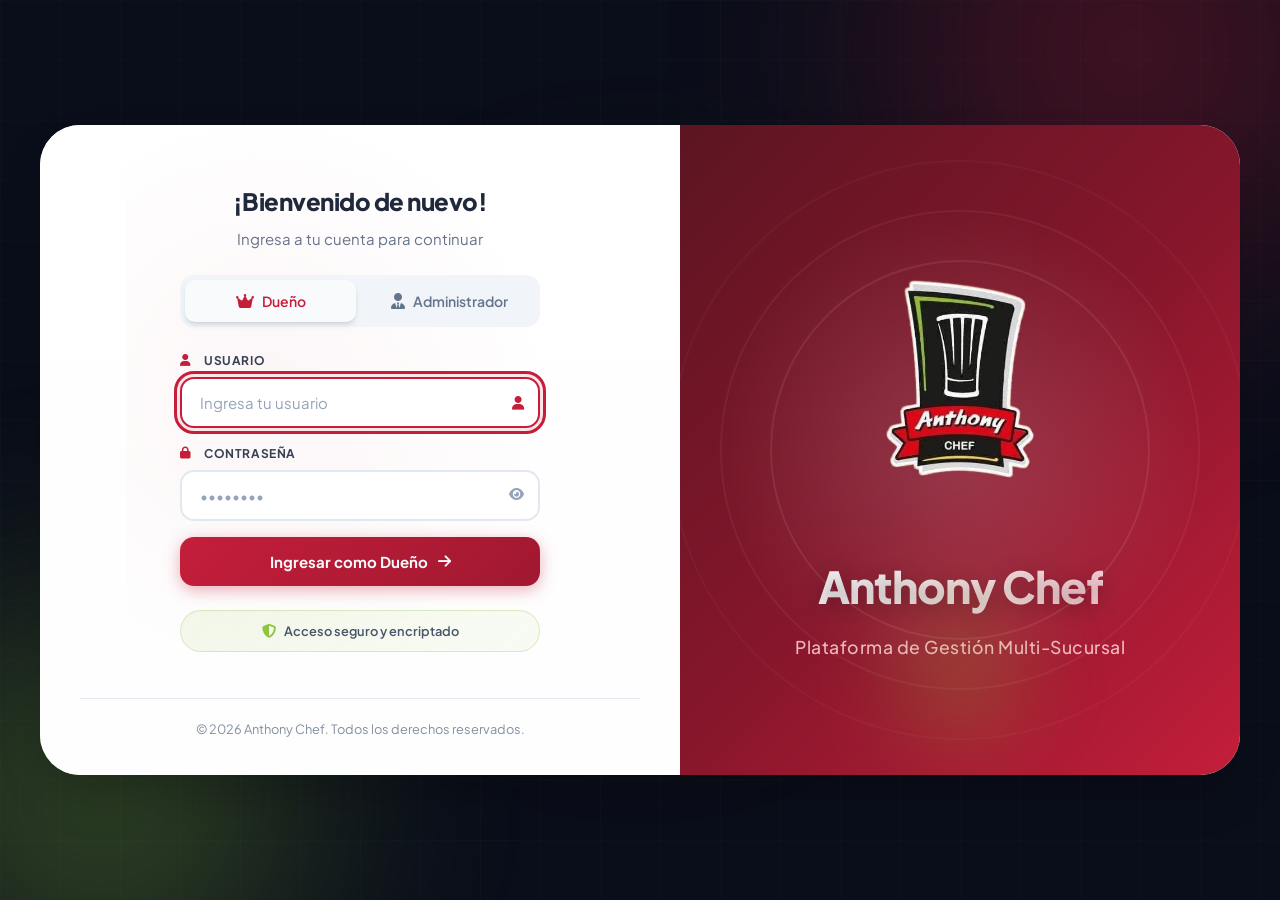
<file: Restairante/index.html>
<!DOCTYPE html>
<html lang="es">

<head>
    <meta charset="UTF-8">
    <meta name="viewport" content="width=device-width, initial-scale=1.0">
    <title>Login - Anthony Chef | Sistema de Gestión</title>

    <!-- Font Awesome Icons -->
    <link rel="stylesheet" href="https://cdnjs.cloudflare.com/ajax/libs/font-awesome/6.4.0/css/all.min.css">

    <!-- Google Fonts - Plus Jakarta Sans (Premium SaaS Font) -->
    <link rel="preconnect" href="https://fonts.googleapis.com">
    <link rel="preconnect" href="https://fonts.gstatic.com" crossorigin>
    <link href="https://fonts.googleapis.com/css2?family=Plus+Jakarta+Sans:wght@400;500;600;700;800&display=swap"
        rel="stylesheet">

    <!-- Login Styles -->
    <link rel="stylesheet" href="assets/css/login.css">
</head>

<body>
    <!-- Background Decorative Elements -->
    <div class="bg-decoration">
        <div class="bg-shape bg-shape-1"></div>
        <div class="bg-shape bg-shape-2"></div>
        <div class="bg-shape bg-shape-3"></div>
        <div class="bg-grid"></div>
    </div>

    <!-- Main Login Wrapper - Two Column Layout -->
    <div class="login-wrapper">
        <!-- Left Side - Login Form -->
        <div class="login-left">
            <div class="login-card">
                <!-- Card Glow Effect -->
                <div class="card-glow"></div>

                <!-- Welcome Text -->
                <div class="welcome-section">
                    <h2 class="welcome-title">¡Bienvenido de nuevo!</h2>
                    <p class="welcome-text">Ingresa a tu cuenta para continuar</p>
                </div>

                <!-- Tab Switcher -->
                <div class="login-tabs">
                    <button class="tab-btn active" data-tab="owner">
                        <i class="fas fa-crown"></i>
                        <span>Dueño</span>
                    </button>
                    <button class="tab-btn" data-tab="admin">
                        <i class="fas fa-user-tie"></i>
                        <span>Administrador</span>
                    </button>
                </div>

                <!-- Owner Login Form -->
                <form id="owner-form" class="login-form active">
                    <div class="form-group">
                        <label for="owner-phone">
                            <i class="fas fa-user"></i>
                            <span>Usuario</span>
                        </label>
                        <div class="input-wrapper">
                            <input type="text" id="owner-phone" name="phone" placeholder="Ingresa tu usuario"
                                autocomplete="username">
                            <span class="input-icon">
                                <i class="fas fa-user"></i>
                            </span>
                        </div>
                        <span class="error-message" id="owner-phone-error"></span>
                    </div>

                    <div class="form-group">
                        <label for="owner-password">
                            <i class="fas fa-lock"></i>
                            <span>Contraseña</span>
                        </label>
                        <div class="input-wrapper">
                            <input type="password" id="owner-password" name="password" placeholder="••••••••"
                                autocomplete="current-password">
                            <button type="button" class="toggle-password" data-target="owner-password" tabindex="-1">
                                <i class="fas fa-eye"></i>
                            </button>
                        </div>
                        <span class="error-message" id="owner-password-error"></span>
                    </div>

                    <button type="submit" class="btn-login">
                        <span class="btn-text">Ingresar como Dueño</span>
                        <span class="btn-icon">
                            <i class="fas fa-arrow-right"></i>
                        </span>
                    </button>
                </form>

                <!-- Admin Login Form -->
                <form id="admin-form" class="login-form">
                    <div class="form-group">
                        <label for="admin-username">
                            <i class="fas fa-user"></i>
                            <span>Usuario o Correo</span>
                        </label>
                        <div class="input-wrapper">
                            <input type="text" id="admin-username" name="username" placeholder="admin1"
                                autocomplete="username">
                            <span class="input-icon">
                                <i class="fas fa-user"></i>
                            </span>
                        </div>
                        <span class="error-message" id="admin-username-error"></span>
                    </div>

                    <div class="form-group">
                        <label for="admin-password">
                            <i class="fas fa-lock"></i>
                            <span>Contraseña</span>
                        </label>
                        <div class="input-wrapper">
                            <input type="password" id="admin-password" name="password" placeholder="••••••••"
                                autocomplete="current-password">
                            <button type="button" class="toggle-password" data-target="admin-password" tabindex="-1">
                                <i class="fas fa-eye"></i>
                            </button>
                        </div>
                        <span class="error-message" id="admin-password-error"></span>
                    </div>

                    <button type="submit" class="btn-login">
                        <span class="btn-text">Ingresar como Administrador</span>
                        <span class="btn-icon">
                            <i class="fas fa-arrow-right"></i>
                        </span>
                    </button>
                </form>

                <!-- Login Status Message -->
                <div class="login-message" id="login-message">
                    <span class="message-icon">
                        <i class="fas fa-circle-notch fa-spin"></i>
                    </span>
                    <span class="message-text">Autenticando...</span>
                </div>

                <!-- Security Badge (Moved inside card) -->
                <div class="security-badge">
                    <i class="fas fa-shield-halved"></i>
                    <span>Acceso seguro y encriptado</span>
                </div>
            </div>

            <!-- Footer -->
            <footer class="login-footer">
                <p>&copy; 2026 Anthony Chef. Todos los derechos reservados.</p>
            </footer>
        </div>

        <!-- Right Side - Logo Section -->
        <div class="login-right">
            <div class="logo-section">
                <div class="logo-glow-bg"></div>
                <div class="logo-ring logo-ring-1"></div>
                <div class="logo-ring logo-ring-2"></div>
                <div class="logo-ring logo-ring-3"></div>
                <img src="assets/logo.png" alt="Anthony Chef" class="main-logo">
                <h1 class="logo-title">Anthony Chef</h1>
                <p class="logo-subtitle">Plataforma de Gestión Multi-Sucursal</p>
                <div class="logo-decoration"></div>
            </div>
        </div>
    </div>

    <!-- Login Script -->
    <script src="assets/js/login.js"></script>

    <!-- Loading Overlay -->
    <div class="loading-overlay" id="loading-overlay">
        <div class="loading-content">
            <div class="loading-logo-wrapper">
                <div class="loading-ring loading-ring-1"></div>
                <div class="loading-ring loading-ring-2"></div>
                <div class="loading-ring loading-ring-3"></div>
                <img src="assets/logo.png" alt="Anthony Chef" class="loading-logo">
                <div class="loading-glow"></div>
            </div>
            <h2 class="loading-title">Anthony Chef</h2>
            <p class="loading-text">Autenticando...</p>
            <div class="loading-spinner">
                <div class="spinner-ring"></div>
                <div class="spinner-ring"></div>
                <div class="spinner-ring"></div>
            </div>
        </div>
    </div>
</body>

</html>
</file>
<file: Restairante/assets/css/login.css>
/**
 * ========================================
 * ANTHONY CHEF - PREMIUM LOGIN
 * Modern Two-Column Layout with Responsive Design
 * ========================================
 */

:root {
    /* ========================================
       COLORES PRINCIPALES (Basados en el Logo)
       ======================================== */
    --primary-50: #fef2f4;
    --primary-100: #fce4e8;
    --primary-200: #f9c8d0;
    --primary-300: #f5a0af;
    --primary-400: #ef6f81;
    --primary-500: #c41e3a;
    --primary-600: #a01830;
    --primary-700: #85162b;
    --primary-800: #6d1526;
    --primary-900: #5c1522;

    /* ========================================
       COLORES NEUTROS
       ======================================== */
    --slate-50: #f8fafc;
    --slate-100: #f1f5f9;
    --slate-200: #e2e8f0;
    --slate-300: #cbd5e1;
    --slate-400: #94a3b8;
    --slate-500: #64748b;
    --slate-600: #475569;
    --slate-700: #334155;
    --slate-800: #1e293b;
    --slate-900: #0f172a;

    /* ========================================
       COLORES DE ACENTO
       ======================================== */
    --accent-green: #8dc63f;
    --accent-gold: #d4a84b;
    --accent-green-glow: rgba(141, 198, 63, 0.5);
    --accent-gold-glow: rgba(212, 168, 75, 0.5);
    --primary-glow: rgba(196, 30, 58, 0.4);

    /* ========================================
       FONDOS
       ======================================== */
    --bg-dark: #0a0e1a;
    --bg-darker: #05070f;
    --bg-card: rgba(255, 255, 255, 0.98);
    --bg-input: #ffffff;
    --bg-right-panel: linear-gradient(135deg, var(--primary-900) 0%, var(--primary-700) 50%, var(--primary-500) 100%);

    /* ========================================
       SOMBRAS
       ======================================== */
    --shadow-xs: 0 1px 2px 0 rgba(0, 0, 0, 0.05);
    --shadow-sm: 0 1px 3px 0 rgba(0, 0, 0, 0.1), 0 1px 2px -1px rgba(0, 0, 0, 0.1);
    --shadow-md: 0 4px 6px -1px rgba(0, 0, 0, 0.1), 0 2px 4px -2px rgba(0, 0, 0, 0.1);
    --shadow-lg: 0 10px 15px -3px rgba(0, 0, 0, 0.1), 0 4px 6px -4px rgba(0, 0, 0, 0.1);
    --shadow-xl: 0 20px 25px -5px rgba(0, 0, 0, 0.1), 0 8px 10px -6px rgba(0, 0, 0, 0.1);
    --shadow-2xl: 0 25px 50px -12px rgba(0, 0, 0, 0.25);
    --shadow-glow: 0 0 60px rgba(196, 30, 58, 0.5);
    --logo-shadow: 0 30px 60px rgba(0, 0, 0, 0.4), 0 0 100px rgba(196, 30, 58, 0.3);

    /* ========================================
       BORDES REDONDEADOS
       ======================================== */
    --radius-sm: 6px;
    --radius-md: 10px;
    --radius-lg: 14px;
    --radius-xl: 20px;
    --radius-2xl: 28px;
    --radius-3xl: 40px;
    --radius-full: 9999px;

    /* ========================================
       TRANSICIONES
       ======================================== */
    --transition-fast: 150ms cubic-bezier(0.4, 0, 0.2, 1);
    --transition-base: 200ms cubic-bezier(0.4, 0, 0.2, 1);
    --transition-slow: 300ms cubic-bezier(0.4, 0, 0.2, 1);
    --transition-spring: 500ms cubic-bezier(0.34, 1.56, 0.64, 1);

    /* ========================================
       TIPOGRAFÍA
       ======================================== */
    --font-family: 'Plus Jakarta Sans', -apple-system, BlinkMacSystemFont, 'Segoe UI', sans-serif;
}

/* ========================================
   RESET & BASE
   ======================================== */
*,
*::before,
*::after {
    margin: 0;
    padding: 0;
    box-sizing: border-box;
}

html {
    font-size: 16px;
    -webkit-font-smoothing: antialiased;
    -moz-osx-font-smoothing: grayscale;
    text-rendering: optimizeLegibility;
}

body {
    font-family: var(--font-family);
    font-weight: 400;
    line-height: 1.6;
    color: var(--slate-700);
    background: var(--bg-dark);
    min-height: 100vh;
    display: flex;
    justify-content: center;
    align-items: center;
    padding: 1rem;
    position: relative;
    overflow-x: hidden;
}

/* ========================================
   BACKGROUND DECORATION
   ======================================== */
.bg-decoration {
    position: fixed;
    top: 0;
    left: 0;
    width: 100%;
    height: 100%;
    pointer-events: none;
    overflow: hidden;
    z-index: 0;
}

.bg-grid {
    position: absolute;
    top: 0;
    left: 0;
    width: 100%;
    height: 100%;
    background-image:
        linear-gradient(rgba(255, 255, 255, 0.03) 1px, transparent 1px),
        linear-gradient(90deg, rgba(255, 255, 255, 0.03) 1px, transparent 1px);
    background-size: 60px 60px;
    opacity: 0.5;
}

.bg-shape {
    position: absolute;
    border-radius: 50%;
    filter: blur(100px);
    opacity: 0.4;
    animation: float 20s ease-in-out infinite;
}

.bg-shape-1 {
    width: 700px;
    height: 700px;
    background: radial-gradient(circle, var(--primary-500) 0%, transparent 70%);
    top: -300px;
    right: -200px;
    animation-delay: 0s;
}

.bg-shape-2 {
    width: 600px;
    height: 600px;
    background: radial-gradient(circle, var(--accent-green) 0%, transparent 70%);
    bottom: -200px;
    left: -200px;
    animation-delay: -7s;
}

.bg-shape-3 {
    width: 500px;
    height: 500px;
    background: radial-gradient(circle, var(--accent-gold) 0%, transparent 70%);
    top: 50%;
    left: 50%;
    transform: translate(-50%, -50%);
    animation-delay: -14s;
}

@keyframes float {

    0%,
    100% {
        transform: translate(0, 0) scale(1);
    }

    25% {
        transform: translate(30px, -30px) scale(1.05);
    }

    50% {
        transform: translate(-20px, 20px) scale(0.95);
    }

    75% {
        transform: translate(20px, 30px) scale(1.02);
    }
}

/* ========================================
   MAIN LOGIN WRAPPER - TWO COLUMN LAYOUT
   ======================================== */
.login-wrapper {
    width: 100%;
    max-width: 1200px;
    min-height: 650px;
    background: var(--bg-card);
    border-radius: var(--radius-3xl);
    box-shadow: var(--shadow-2xl);
    display: flex;
    overflow: hidden;
    position: relative;
    z-index: 10;
    animation: containerFadeIn 0.8s cubic-bezier(0.16, 1, 0.3, 1);
}

@keyframes containerFadeIn {
    from {
        opacity: 0;
        transform: translateY(30px) scale(0.95);
    }

    to {
        opacity: 1;
        transform: translateY(0) scale(1);
    }
}

/* ========================================
   LEFT SIDE - LOGIN FORM
   ======================================== */
.login-left {
    flex: 1;
    display: flex;
    flex-direction: column;
    padding: 2.25rem 2.5rem;
    background: linear-gradient(180deg, rgba(255, 255, 255, 0.95) 0%, rgba(255, 255, 255, 0.85) 100%);
    position: relative;
}

/* ========================================
   LOGIN CARD (Inside Left Panel)
   ======================================== */
.login-card {
    flex: 1;
    display: flex;
    flex-direction: column;
    justify-content: center;
    position: relative;
    max-width: 360px;
    margin: 0 auto;
    width: 100%;
}

.card-glow {
    position: absolute;
    top: -20%;
    left: -15%;
    width: 130%;
    height: 130%;
    background: radial-gradient(circle at 30% 50%, rgba(196, 30, 58, 0.04) 0%, transparent 60%);
    pointer-events: none;
    animation: rotate 40s linear infinite;
}

@keyframes rotate {
    from {
        transform: rotate(0deg);
    }

    to {
        transform: rotate(360deg);
    }
}

/* ========================================
   WELCOME SECTION
   ======================================== */
.welcome-section {
    text-align: center;
    margin-bottom: 1.5rem;
}

.welcome-title {
    font-size: 1.5rem;
    font-weight: 800;
    color: var(--slate-800);
    margin-bottom: 0.375rem;
    letter-spacing: -0.5px;
}

.welcome-text {
    font-size: 0.9375rem;
    color: var(--slate-500);
    font-weight: 400;
}

/* ========================================
   TAB SWITCHER
   ======================================== */
.login-tabs {
    display: flex;
    gap: 0.5rem;
    margin-bottom: 1.5rem;
    background: var(--slate-100);
    padding: 0.3125rem;
    border-radius: var(--radius-lg);
    position: relative;
}

.tab-btn {
    flex: 1;
    display: flex;
    align-items: center;
    justify-content: center;
    gap: 0.5rem;
    padding: 0.75rem 0.875rem;
    border: none;
    background: transparent;
    color: var(--slate-500);
    font-family: var(--font-family);
    font-size: 0.875rem;
    font-weight: 600;
    border-radius: var(--radius-md);
    cursor: pointer;
    transition: all var(--transition-base);
    position: relative;
    z-index: 1;
}

.tab-btn i {
    font-size: 1rem;
    transition: transform var(--transition-base);
}

.tab-btn:hover {
    color: var(--primary-500);
}

.tab-btn:hover i {
    transform: scale(1.15) rotate(5deg);
}

.tab-btn.active {
    background: var(--slate-50);
    color: var(--primary-500);
    box-shadow: var(--shadow-md);
}

.tab-btn.active i {
    color: var(--primary-500);
}

/* ========================================
   FORM STYLES
   ======================================== */
.login-form {
    display: none;
    animation: formFadeIn 0.35s ease-out;
}

.login-form.active {
    display: block;
}

@keyframes formFadeIn {
    from {
        opacity: 0;
        transform: translateX(-10px);
    }

    to {
        opacity: 1;
        transform: translateX(0);
    }
}

.form-group {
    margin-bottom: 1rem;
}

.form-group label {
    display: flex;
    align-items: center;
    gap: 0.5rem;
    font-size: 0.75rem;
    font-weight: 700;
    color: var(--slate-700);
    margin-bottom: 0.4375rem;
    text-transform: uppercase;
    letter-spacing: 0.6px;
}

.form-group label i {
    color: var(--primary-500);
    font-size: 0.75rem;
    width: 16px;
}

.input-wrapper {
    position: relative;
    display: flex;
    align-items: center;
}

.input-wrapper input {
    width: 100%;
    padding: 0.875rem 1.125rem;
    padding-right: 3rem;
    border: 2px solid var(--slate-200);
    border-radius: var(--radius-lg);
    font-family: var(--font-family);
    font-size: 0.9375rem;
    color: var(--slate-800);
    background: var(--bg-input);
    transition: all var(--transition-base);
    outline: none;
}

.input-wrapper input::placeholder {
    color: var(--slate-400);
}

.input-wrapper input:hover {
    border-color: var(--slate-300);
}

.input-wrapper input:focus {
    border-color: var(--primary-500);
    box-shadow: 0 0 0 4px var(--primary-100);
}

.input-wrapper input.error {
    border-color: #ef4444;
    background-color: rgba(239, 68, 68, 0.03);
}

.input-icon {
    position: absolute;
    right: 1rem;
    top: 50%;
    transform: translateY(-50%);
    color: var(--slate-400);
    font-size: 0.875rem;
    pointer-events: none;
    transition: color var(--transition-base);
}

.input-wrapper input:focus+.input-icon {
    color: var(--primary-500);
}

/* Password Toggle */
.toggle-password {
    position: absolute;
    right: 0.625rem;
    top: 50%;
    transform: translateY(-50%);
    background: none;
    border: none;
    color: var(--slate-400);
    cursor: pointer;
    padding: 0.375rem;
    display: flex;
    align-items: center;
    justify-content: center;
    transition: all var(--transition-fast);
    border-radius: var(--radius-sm);
}

.toggle-password:hover {
    color: var(--primary-500);
    background: var(--primary-50);
}

.toggle-password.active {
    color: var(--primary-500);
}

/* Error Messages */
.error-message {
    display: block;
    font-size: 0.75rem;
    color: #ef4444;
    margin-top: 0.5rem;
    font-weight: 600;
    min-height: 1rem;
    animation: slideDown 0.25s ease-out;
    display: flex;
    align-items: center;
    gap: 0.375rem;
}

.error-message::before {
    content: '\f071';
    font-family: 'Font Awesome 6 Free';
    font-weight: 900;
    font-size: 0.7rem;
}

.error-message:empty {
    display: none;
}

@keyframes slideDown {
    from {
        opacity: 0;
        transform: translateY(-6px);
    }

    to {
        opacity: 1;
        transform: translateY(0);
    }
}

/* ========================================
   LOGIN BUTTON
   ======================================== */
.btn-login {
    width: 100%;
    display: flex;
    align-items: center;
    justify-content: center;
    gap: 0.625rem;
    padding: 0.9375rem 1.5rem;
    margin-top: 0.875rem;
    border: none;
    border-radius: var(--radius-lg);
    background: linear-gradient(135deg, var(--primary-500) 0%, var(--primary-600) 100%);
    color: var(--slate-50);
    font-family: var(--font-family);
    font-size: 0.9375rem;
    font-weight: 700;
    cursor: pointer;
    transition: all var(--transition-base);
    box-shadow: 0 4px 16px rgba(196, 30, 58, 0.35);
    position: relative;
    overflow: hidden;
}

.btn-login::before {
    content: '';
    position: absolute;
    top: 0;
    left: -100%;
    width: 100%;
    height: 100%;
    background: linear-gradient(90deg, transparent, rgba(255, 255, 255, 0.25), transparent);
    transition: left 0.7s ease;
}

.btn-login:hover {
    transform: translateY(-2px);
    box-shadow: 0 6px 20px rgba(196, 30, 58, 0.45);
}

.btn-login:hover::before {
    left: 100%;
}

.btn-login:active {
    transform: translateY(0);
}

.btn-login:disabled {
    opacity: 0.6;
    cursor: not-allowed;
    transform: none;
}

.btn-icon {
    display: flex;
    align-items: center;
    transition: transform var(--transition-base);
}

.btn-login:hover .btn-icon {
    transform: translateX(5px);
}

/* ========================================
   LOGIN MESSAGE
   ======================================== */
.login-message {
    display: none;
    align-items: center;
    justify-content: center;
    gap: 0.625rem;
    padding: 0.875rem 1.125rem;
    margin-top: 1rem;
    border-radius: var(--radius-lg);
    font-size: 0.875rem;
    font-weight: 600;
    animation: fadeIn 0.3s ease-out;
}

.login-message.show {
    display: flex;
}

.login-message.success {
    background: linear-gradient(135deg, #dcfce7, #bbf7d0);
    color: #166534;
    border: 1px solid #86efac;
}

.login-message.error {
    background: linear-gradient(135deg, #fee2e2, #fecaca);
    color: #991b1b;
    border: 1px solid #fca5a5;
}

.message-icon {
    display: flex;
    align-items: center;
    font-size: 1rem;
}

.message-text {
    flex: 1;
}

/* ========================================
   SECURITY BADGE
   ======================================== */
.security-badge {
    display: flex;
    align-items: center;
    justify-content: center;
    gap: 0.5rem;
    margin-top: 1.5rem;
    padding: 0.625rem 1rem;
    background: linear-gradient(135deg, rgba(141, 198, 63, 0.1), rgba(141, 198, 63, 0.05));
    border: 1px solid rgba(141, 198, 63, 0.3);
    border-radius: var(--radius-full);
    color: var(--slate-600);
    font-size: 0.8rem;
    font-weight: 600;
}

.security-badge i {
    color: var(--accent-green);
    font-size: 0.875rem;
    animation: pulse-shield 2s ease-in-out infinite;
}

@keyframes pulse-shield {

    0%,
    100% {
        transform: scale(1);
        opacity: 1;
    }

    50% {
        transform: scale(1.1);
        opacity: 0.8;
    }
}

/* ========================================
   FOOTER
   ======================================== */
.login-footer {
    text-align: center;
    margin-top: 1.5rem;
    padding-top: 1.25rem;
    border-top: 1px solid var(--slate-200);
    color: var(--slate-500);
    font-size: 0.8rem;
    font-weight: 400;
}

.login-footer p {
    opacity: 0.8;
}

/* ========================================
   RIGHT SIDE - LOGO SECTION
   ======================================== */
.login-right {
    flex: 1;
    min-width: 450px;
    background: var(--bg-right-panel);
    display: flex;
    align-items: center;
    justify-content: center;
    position: relative;
    overflow: hidden;
}

.logo-section {
    position: relative;
    display: flex;
    flex-direction: column;
    align-items: center;
    justify-content: center;
    padding: 4rem;
    z-index: 2;
}

/* Logo Glow Background */
.logo-glow-bg {
    position: absolute;
    top: 50%;
    left: 50%;
    transform: translate(-50%, -50%);
    width: 500px;
    height: 500px;
    background: radial-gradient(circle, rgba(255, 255, 255, 0.15) 0%, transparent 70%);
    border-radius: 50%;
    animation: glow-pulse 4s ease-in-out infinite;
}

@keyframes glow-pulse {

    0%,
    100% {
        transform: translate(-50%, -50%) scale(1);
        opacity: 0.5;
    }

    50% {
        transform: translate(-50%, -50%) scale(1.2);
        opacity: 0.8;
    }
}

/* Animated Rings */
.logo-ring {
    position: absolute;
    top: 50%;
    left: 50%;
    transform: translate(-50%, -50%);
    border-radius: 50%;
    border: 2px solid rgba(255, 255, 255, 0.1);
    animation: ring-rotate 20s linear infinite;
}

.logo-ring-1 {
    width: 380px;
    height: 380px;
    border-color: rgba(255, 255, 255, 0.08);
    animation-delay: 0s;
}

.logo-ring-2 {
    width: 480px;
    height: 480px;
    border-color: rgba(255, 255, 255, 0.05);
    animation-delay: -7s;
    animation-direction: reverse;
}

.logo-ring-3 {
    width: 580px;
    height: 580px;
    border-color: rgba(255, 255, 255, 0.03);
    animation-delay: -14s;
}

@keyframes ring-rotate {
    from {
        transform: translate(-50%, -50%) rotate(0deg);
    }

    to {
        transform: translate(-50%, -50%) rotate(360deg);
    }
}

/* Main Logo */
.main-logo {
    width: 280px;
    height: 280px;
    object-fit: contain;
    filter: drop-shadow(var(--logo-shadow));
    transition: all var(--transition-slow);
    animation: logo-float 5s ease-in-out infinite;
    position: relative;
    z-index: 3;
}

.main-logo:hover {
    transform: scale(1.08) rotate(3deg);
    filter: drop-shadow(0 40px 80px rgba(0, 0, 0, 0.5), 0 0 120px rgba(196, 30, 58, 0.5));
}

@keyframes logo-float {

    0%,
    100% {
        transform: translateY(0);
    }

    50% {
        transform: translateY(-15px);
    }
}

/* Logo Title */
.logo-title {
    font-size: 2.75rem;
    font-weight: 900;
    color: var(--slate-50);
    margin-top: 2rem;
    margin-bottom: 0.75rem;
    letter-spacing: -1px;
    text-align: center;
    background: linear-gradient(135deg, var(--slate-50) 0%, var(--primary-200) 100%);
    -webkit-background-clip: text;
    -webkit-text-fill-color: transparent;
    background-clip: text;
    text-shadow: 0 4px 20px rgba(0, 0, 0, 0.3);
}

/* Logo Subtitle */
.logo-subtitle {
    font-size: 1.1rem;
    color: var(--primary-200);
    font-weight: 500;
    text-align: center;
    opacity: 0.9;
    letter-spacing: 0.5px;
}

/* Logo Decoration */
.logo-decoration {
    position: absolute;
    bottom: -50px;
    left: 50%;
    transform: translateX(-50%);
    width: 200px;
    height: 200px;
    background: radial-gradient(circle, var(--accent-green-glow) 0%, transparent 70%);
    filter: blur(40px);
    opacity: 0.6;
    animation: decoration-pulse 6s ease-in-out infinite;
}

@keyframes decoration-pulse {

    0%,
    100% {
        transform: translateX(-50%) scale(1);
        opacity: 0.5;
    }

    50% {
        transform: translateX(-50%) scale(1.3);
        opacity: 0.8;
    }
}

/* ========================================
   RESPONSIVE DESIGN - TABLET
   ======================================== */
@media (max-width: 1024px) {
    .login-wrapper {
        max-width: 900px;
        min-height: auto;
    }

    .login-left {
        padding: 2rem;
    }

    .login-right {
        min-width: 350px;
    }

    .login-card {
        max-width: 340px;
    }

    .main-logo {
        width: 220px;
        height: 220px;
    }

    .logo-title {
        font-size: 2.25rem;
    }

    .logo-ring-1 {
        width: 300px;
        height: 300px;
    }

    .logo-ring-2 {
        width: 380px;
        height: 380px;
    }

    .logo-ring-3 {
        width: 460px;
        height: 460px;
    }
}

/* ========================================
   RESPONSIVE DESIGN - MOBILE (Single Column)
   ======================================== */
@media (max-width: 768px) {
    body {
        padding: 0.75rem;
        align-items: flex-start;
        padding-top: 1.5rem;
        padding-bottom: 1.5rem;
    }

    .login-wrapper {
        flex-direction: column;
        max-width: 420px;
        min-height: auto;
        border-radius: var(--radius-2xl);
    }

    /* Logo Section on Top */
    .login-right {
        min-width: 100%;
        padding: 2rem 1.5rem;
        flex: none;
        background: linear-gradient(180deg, var(--primary-800) 0%, var(--primary-600) 100%);
        border-radius: var(--radius-2xl) var(--radius-2xl) 0 0;
    }

    .logo-section {
        padding: 1.25rem;
        flex-direction: column;
    }

    .logo-glow-bg {
        width: 240px;
        height: 240px;
    }

    .main-logo {
        width: 140px;
        height: 140px;
        animation: none;
    }

    .logo-title {
        font-size: 1.625rem;
        margin-top: 0.875rem;
        margin-bottom: 0.5rem;
    }

    .logo-subtitle {
        font-size: 0.875rem;
    }

    .logo-ring-1 {
        width: 180px;
        height: 180px;
    }

    .logo-ring-2 {
        width: 230px;
        height: 230px;
    }

    .logo-ring-3 {
        width: 280px;
        height: 280px;
    }

    .logo-decoration {
        width: 100px;
        height: 100px;
        bottom: -25px;
    }

    /* Login Form Section */
    .login-left {
        padding: 1.75rem 1.5rem;
        flex: none;
    }

    .login-card {
        max-width: 100%;
    }

    .welcome-title {
        font-size: 1.375rem;
    }

    .welcome-text {
        font-size: 0.875rem;
    }

    .login-tabs {
        gap: 0.5rem;
    }

    .tab-btn {
        padding: 0.75rem 0.875rem;
        font-size: 0.85rem;
    }

    .form-group label {
        font-size: 0.75rem;
    }

    .input-wrapper input {
        padding: 0.9375rem 1.125rem;
        padding-right: 3rem;
        font-size: 0.95rem;
    }

    .btn-login {
        padding: 1rem 1.5rem;
        font-size: 0.95rem;
    }

    .security-badge {
        font-size: 0.8rem;
        padding: 0.625rem 1rem;
    }

    .login-footer {
        font-size: 0.8rem;
        margin-top: 1.5rem;
        padding-top: 1.25rem;
    }
}

/* ========================================
   RESPONSIVE DESIGN - SMALL MOBILE
   ======================================== */
@media (max-width: 480px) {
    body {
        padding: 0.5rem;
        padding-top: 1.25rem;
        padding-bottom: 1.25rem;
    }

    .login-wrapper {
        border-radius: var(--radius-xl);
    }

    .login-right {
        padding: 1.75rem 1.25rem;
    }

    .main-logo {
        width: 110px;
        height: 110px;
    }

    .logo-title {
        font-size: 1.375rem;
    }

    .logo-subtitle {
        font-size: 0.8125rem;
    }

    .logo-ring-1 {
        width: 140px;
        height: 140px;
    }

    .logo-ring-2 {
        width: 180px;
        height: 180px;
    }

    .logo-ring-3 {
        width: 240px;
        height: 240px;
    }

    .login-left {
        padding: 1.5rem 1.25rem;
    }

    .welcome-title {
        font-size: 1.25rem;
    }

    .welcome-text {
        font-size: 0.8125rem;
    }

    .login-tabs {
        flex-direction: column;
        gap: 0.5rem;
    }

    .tab-btn {
        padding: 0.8125rem 0.9375rem;
        font-size: 0.85rem;
    }

    .form-group {
        margin-bottom: 0.875rem;
    }

    .form-group label {
        font-size: 0.7125rem;
    }

    .input-wrapper input {
        padding: 0.8125rem 0.9375rem;
        padding-right: 2.75rem;
        font-size: 0.9rem;
    }

    .btn-login {
        padding: 0.875rem 1.25rem;
        font-size: 0.9rem;
    }

    .security-badge {
        font-size: 0.75rem;
        padding: 0.5625rem 0.875rem;
        margin-top: 1.25rem;
    }

    .login-footer {
        font-size: 0.75rem;
        margin-top: 1.25rem;
        padding-top: 1rem;
    }
}

/* ========================================
   ACCESSIBILITY
   ======================================== */
@media (prefers-reduced-motion: reduce) {

    *,
    *::before,
    *::after {
        animation-duration: 0.01ms !important;
        animation-iteration-count: 1 !important;
        transition-duration: 0.01ms !important;
    }
}

/* Focus visible for keyboard navigation */
.tab-btn:focus-visible,
.input-wrapper input:focus-visible,
.toggle-password:focus-visible,
.btn-login:focus-visible {
    outline: 3px solid var(--primary-500);
    outline-offset: 3px;
}

/* High contrast mode */
@media (prefers-contrast: high) {
    .input-wrapper input {
        border-width: 3px;
    }

    .btn-login {
        border: 2px solid var(--slate-900);
    }

    .login-wrapper {
        border: 3px solid var(--slate-900);
    }
}

/* ========================================
   LOADING OVERLAY - PREMIUM ANIMATION
   ======================================== */
.loading-overlay {
    position: fixed;
    top: 0;
    left: 0;
    width: 100%;
    height: 100%;
    background: rgba(10, 14, 26, 0.95);
    backdrop-filter: blur(20px);
    display: flex;
    align-items: center;
    justify-content: center;
    z-index: 9999;
    opacity: 0;
    visibility: hidden;
    pointer-events: none;
    transition: opacity 0.4s cubic-bezier(0.4, 0, 0.2, 1),
        visibility 0.4s cubic-bezier(0.4, 0, 0.2, 1);
}

.loading-overlay.active {
    opacity: 1;
    visibility: visible;
    pointer-events: auto;
}

.loading-content {
    text-align: center;
    position: relative;
    display: flex;
    flex-direction: column;
    align-items: center;
    justify-content: center;
}

.loading-logo-wrapper {
    position: relative;
    width: 200px;
    height: 200px;
    display: flex;
    align-items: center;
    justify-content: center;
    margin-bottom: 1.5rem;
}

.loading-logo {
    width: 140px;
    height: 140px;
    object-fit: contain;
    filter: drop-shadow(0 20px 40px rgba(0, 0, 0, 0.5), 0 0 80px rgba(196, 30, 58, 0.4));
    animation: logo-pulse 2s ease-in-out infinite;
    position: relative;
    z-index: 3;
}

@keyframes logo-pulse {

    0%,
    100% {
        transform: scale(1);
        opacity: 1;
    }

    50% {
        transform: scale(1.08);
        opacity: 0.9;
    }
}

.loading-glow {
    position: absolute;
    top: 50%;
    left: 50%;
    transform: translate(-50%, -50%);
    width: 180px;
    height: 180px;
    background: radial-gradient(circle, rgba(196, 30, 58, 0.3) 0%, transparent 70%);
    border-radius: 50%;
    animation: glow-expand 3s ease-in-out infinite;
    z-index: 1;
}

@keyframes glow-expand {

    0%,
    100% {
        transform: translate(-50%, -50%) scale(0.8);
        opacity: 0.5;
    }

    50% {
        transform: translate(-50%, -50%) scale(1.3);
        opacity: 0.8;
    }
}

/* Animated Rings */
.loading-ring {
    position: absolute;
    top: 50%;
    left: 50%;
    transform: translate(-50%, -50%);
    border-radius: 50%;
    border: 2px solid transparent;
    animation: ring-spin 3s linear infinite;
}

.loading-ring-1 {
    width: 160px;
    height: 160px;
    border-top-color: var(--primary-500);
    border-right-color: var(--primary-400);
    animation-duration: 2s;
    z-index: 2;
}

.loading-ring-2 {
    width: 180px;
    height: 180px;
    border-top-color: var(--accent-green);
    border-left-color: var(--accent-gold);
    animation-duration: 2.5s;
    animation-direction: reverse;
    z-index: 2;
}

.loading-ring-3 {
    width: 200px;
    height: 200px;
    border-bottom-color: var(--primary-300);
    border-right-color: var(--primary-200);
    animation-duration: 3s;
    z-index: 2;
}

@keyframes ring-spin {
    from {
        transform: translate(-50%, -50%) rotate(0deg);
    }

    to {
        transform: translate(-50%, -50%) rotate(360deg);
    }
}

.loading-title {
    font-size: 2rem;
    font-weight: 900;
    color: var(--slate-50);
    margin-bottom: 0.5rem;
    letter-spacing: -0.5px;
    background: linear-gradient(135deg, var(--slate-50) 0%, var(--primary-200) 100%);
    -webkit-background-clip: text;
    -webkit-text-fill-color: transparent;
    background-clip: text;
    animation: text-glow 2s ease-in-out infinite;
}

@keyframes text-glow {

    0%,
    100% {
        filter: brightness(1);
    }

    50% {
        filter: brightness(1.2);
    }
}

.loading-text {
    font-size: 1rem;
    color: var(--slate-400);
    font-weight: 500;
    margin-bottom: 2rem;
    animation: text-fade 1.5s ease-in-out infinite;
}

@keyframes text-fade {

    0%,
    100% {
        opacity: 0.7;
    }

    50% {
        opacity: 1;
    }
}

/* Loading Spinner */
.loading-spinner {
    position: relative;
    width: 60px;
    height: 60px;
    display: flex;
    align-items: center;
    justify-content: center;
}

.spinner-ring {
    position: absolute;
    width: 100%;
    height: 100%;
    border: 3px solid transparent;
    border-radius: 50%;
    animation: spinner-rotate 1.5s cubic-bezier(0.4, 0, 0.2, 1) infinite;
}

.spinner-ring:nth-child(1) {
    border-top-color: var(--primary-500);
    animation-delay: 0s;
}

.spinner-ring:nth-child(2) {
    border-top-color: var(--accent-green);
    animation-delay: 0.15s;
}

.spinner-ring:nth-child(3) {
    border-top-color: var(--accent-gold);
    animation-delay: 0.3s;
}

@keyframes spinner-rotate {
    from {
        transform: rotate(0deg);
    }

    to {
        transform: rotate(360deg);
    }
}

/* Responsive Loading */
@media (max-width: 768px) {
    .loading-logo-wrapper {
        width: 160px;
        height: 160px;
        margin-bottom: 1.25rem;
    }

    .loading-logo {
        width: 110px;
        height: 110px;
    }

    .loading-glow {
        width: 140px;
        height: 140px;
    }

    .loading-ring-1 {
        width: 130px;
        height: 130px;
    }

    .loading-ring-2 {
        width: 145px;
        height: 145px;
    }

    .loading-ring-3 {
        width: 160px;
        height: 160px;
    }

    .loading-title {
        font-size: 1.625rem;
    }

    .loading-text {
        font-size: 0.9375rem;
        margin-bottom: 1.5rem;
    }

    .loading-spinner {
        width: 50px;
        height: 50px;
    }
}

@media (max-width: 480px) {
    .loading-logo-wrapper {
        width: 140px;
        height: 140px;
        margin-bottom: 1rem;
    }

    .loading-logo {
        width: 90px;
        height: 90px;
    }

    .loading-glow {
        width: 120px;
        height: 120px;
    }

    .loading-ring-1 {
        width: 110px;
        height: 110px;
    }

    .loading-ring-2 {
        width: 125px;
        height: 125px;
    }

    .loading-ring-3 {
        width: 140px;
        height: 140px;
    }

    .loading-title {
        font-size: 1.5rem;
    }

    .loading-text {
        font-size: 0.875rem;
    }
}

/* Reduced motion */
@media (prefers-reduced-motion: reduce) {
    .loading-overlay {
        transition: none;
    }

    .loading-logo,
    .loading-glow,
    .loading-ring,
    .loading-title,
    .loading-text,
    .spinner-ring {
        animation: none;
    }
}
</file>
<file: Restairante/assets/css/dashboard.css>
/**
 * ========================================
 * ANTHONY CHEF - DASHBOARD STYLES
 * Modern SaaS Dashboard Layout
 * ========================================
 */

:root {
    /* ========================================
       COLORES PRINCIPALES
       ======================================== */
    --primary-50: #fef2f4;
    --primary-100: #fce4e8;
    --primary-200: #f9c8d0;
    --primary-300: #f5a0af;
    --primary-400: #ef6f81;
    --primary-500: #c41e3a;
    --primary-600: #a01830;
    --primary-700: #85162b;
    --primary-800: #6d1526;
    --primary-900: #5c1522;

    /* ========================================
       COLORES NEUTROS
       ======================================== */
    --slate-50: #f8fafc;
    --slate-100: #f1f5f9;
    --slate-200: #e2e8f0;
    --slate-300: #cbd5e1;
    --slate-400: #94a3b8;
    --slate-500: #64748b;
    --slate-600: #475569;
    --slate-700: #334155;
    --slate-800: #1e293b;
    --slate-900: #0f172a;

    /* ========================================
       COLORES SEMÁNTICOS
       ======================================== */
    --success-50: #f0fdf4;
    --success-500: #22c55e;
    --success-600: #16a34a;
    --warning-50: #fffbeb;
    --warning-500: #f59e0b;
    --warning-600: #d97706;
    --danger-50: #fef2f2;
    --danger-500: #ef4444;
    --danger-600: #dc2626;
    --info-50: #eff6ff;
    --info-500: #3b82f6;
    --info-600: #2563eb;

    /* ========================================
       FONDOS
       ======================================== */
    --bg-body: #f1f5f9;
    --bg-sidebar: #0f172a;
    --bg-card: #ffffff;
    --bg-hover: #f8fafc;

    /* ========================================
       DIMENSIONES
       ======================================== */
    --sidebar-width: 280px;
    --sidebar-collapsed-width: 80px;
    --header-height: 70px;

    /* ========================================
       BORDES REDONDEADOS
       ======================================== */
    --radius-sm: 6px;
    --radius-md: 10px;
    --radius-lg: 14px;
    --radius-xl: 18px;
    --radius-full: 9999px;

    /* ========================================
       SOMBRAS
       ======================================== */
    --shadow-xs: 0 1px 2px 0 rgba(0, 0, 0, 0.05);
    --shadow-sm: 0 1px 3px 0 rgba(0, 0, 0, 0.1);
    --shadow-md: 0 4px 6px -1px rgba(0, 0, 0, 0.1);
    --shadow-lg: 0 10px 15px -3px rgba(0, 0, 0, 0.1);
    --shadow-xl: 0 20px 25px -5px rgba(0, 0, 0, 0.1);

    /* ========================================
       TRANSICIONES
       ======================================== */
    --transition-fast: 150ms cubic-bezier(0.4, 0, 0.2, 1);
    --transition-base: 250ms cubic-bezier(0.4, 0, 0.2, 1);
    --transition-slow: 350ms cubic-bezier(0.4, 0, 0.2, 1);

    /* ========================================
       TIPOGRAFÍA
       ======================================== */
    --font-family: 'Plus Jakarta Sans', -apple-system, BlinkMacSystemFont, 'Segoe UI', sans-serif;
}

/* ========================================
   RESET & BASE
   ======================================== */
*,
*::before,
*::after {
    margin: 0;
    padding: 0;
    box-sizing: border-box;
}

html {
    font-size: 16px;
    -webkit-font-smoothing: antialiased;
    -moz-osx-font-smoothing: grayscale;
}

body {
    font-family: var(--font-family);
    font-weight: 400;
    line-height: 1.6;
    color: var(--slate-700);
    background: var(--bg-body);
    min-height: 100vh;
    overflow-x: hidden;
}

/* ========================================
   SIDEBAR
   ======================================== */
.sidebar {
    position: fixed;
    top: 0;
    left: 0;
    width: var(--sidebar-width);
    height: 100vh;
    background: var(--bg-sidebar);
    display: flex;
    flex-direction: column;
    z-index: 1000;
    transition: transform var(--transition-slow), width var(--transition-slow);
    overflow: hidden;
}

.sidebar-header {
    display: flex;
    align-items: center;
    justify-content: space-between;
    padding: 1.5rem;
    border-bottom: 1px solid rgba(255, 255, 255, 0.1);
}

.logo-wrapper {
    display: flex;
    align-items: center;
    gap: 0.75rem;
}

.sidebar-logo {
    width: 40px;
    height: 40px;
    object-fit: contain;
}

.sidebar-brand {
    font-size: 1.25rem;
    font-weight: 800;
    color: var(--slate-50);
    letter-spacing: -0.5px;
}

.sidebar-toggle {
    display: none;
    background: none;
    border: none;
    color: var(--slate-400);
    cursor: pointer;
    padding: 0.5rem;
    border-radius: var(--radius-md);
    transition: all var(--transition-fast);
}

.sidebar-toggle:hover {
    background: rgba(255, 255, 255, 0.1);
    color: var(--slate-50);
}

/* Sidebar Navigation */
.sidebar-nav {
    flex: 1;
    padding: 1.5rem 1rem;
    overflow-y: auto;
}

.nav-list {
    list-style: none;
    display: flex;
    flex-direction: column;
    gap: 0.5rem;
}

.nav-item {
    position: relative;
}

.nav-link {
    display: flex;
    align-items: center;
    gap: 0.875rem;
    padding: 0.875rem 1rem;
    color: var(--slate-400);
    text-decoration: none;
    border-radius: var(--radius-lg);
    transition: all var(--transition-fast);
    font-weight: 500;
    font-size: 0.9375rem;
}

.nav-link i {
    font-size: 1.125rem;
    width: 24px;
    text-align: center;
    transition: transform var(--transition-fast);
}

.nav-link:hover {
    background: rgba(255, 255, 255, 0.05);
    color: var(--slate-50);
}

.nav-link:hover i {
    transform: scale(1.1);
}

.nav-link.active {
    background: linear-gradient(135deg, var(--primary-500), var(--primary-600));
    color: var(--slate-50);
    box-shadow: 0 4px 12px rgba(196, 30, 58, 0.3);
}

.nav-link.active i {
    transform: scale(1.1);
}

/* Sidebar Footer */
.sidebar-footer {
    padding: 1.5rem;
    border-top: 1px solid rgba(255, 255, 255, 0.1);
}

.user-profile {
    display: flex;
    align-items: center;
    gap: 0.75rem;
    padding-bottom: 1rem;
    margin-bottom: 1rem;
    border-bottom: 1px solid rgba(255, 255, 255, 0.1);
}

.user-avatar {
    width: 44px;
    height: 44px;
    border-radius: var(--radius-full);
    background: linear-gradient(135deg, var(--primary-500), var(--primary-600));
    display: flex;
    align-items: center;
    justify-content: center;
    color: var(--slate-50);
    font-size: 1.125rem;
}

.user-info {
    display: flex;
    flex-direction: column;
    gap: 0.125rem;
}

.user-name {
    font-size: 0.9375rem;
    font-weight: 600;
    color: var(--slate-50);
}

.user-role {
    font-size: 0.8125rem;
    color: var(--slate-400);
    font-weight: 500;
}

.logout-btn {
    display: flex;
    align-items: center;
    justify-content: center;
    gap: 0.5rem;
    width: 100%;
    padding: 0.75rem 1rem;
    background: rgba(239, 68, 68, 0.1);
    border: 1px solid rgba(239, 68, 68, 0.3);
    border-radius: var(--radius-lg);
    color: var(--danger-500);
    font-family: var(--font-family);
    font-size: 0.875rem;
    font-weight: 600;
    cursor: pointer;
    transition: all var(--transition-fast);
}

.logout-btn:hover {
    background: rgba(239, 68, 68, 0.2);
    border-color: var(--danger-500);
}

.logout-btn i {
    font-size: 1rem;
}

/* ========================================
   SIDEBAR OVERLAY (Mobile)
   ======================================== */
.sidebar-overlay {
    display: none;
    position: fixed;
    top: 0;
    left: 0;
    width: 100%;
    height: 100%;
    background: rgba(0, 0, 0, 0.5);
    backdrop-filter: blur(4px);
    z-index: 999;
    opacity: 0;
    transition: opacity var(--transition-base);
}

.sidebar-overlay.active {
    opacity: 1;
}

/* ========================================
   MAIN WRAPPER
   ======================================== */
.main-wrapper {
    margin-left: var(--sidebar-width);
    min-height: 100vh;
    display: flex;
    flex-direction: column;
    transition: margin-left var(--transition-slow);
}

/* ========================================
   HEADER
   ======================================== */
.header {
    position: sticky;
    top: 0;
    height: var(--header-height);
    background: var(--bg-card);
    border-bottom: 1px solid var(--slate-200);
    display: flex;
    align-items: center;
    justify-content: space-between;
    padding: 0 2rem;
    z-index: 100;
    box-shadow: var(--shadow-xs);
}

.header-left {
    display: flex;
    align-items: center;
    gap: 1.5rem;
}

.header-toggle {
    display: none;
    background: none;
    border: none;
    color: var(--slate-500);
    cursor: pointer;
    padding: 0.5rem;
    border-radius: var(--radius-md);
    transition: all var(--transition-fast);
}

.header-toggle:hover {
    background: var(--slate-100);
    color: var(--slate-700);
}

.breadcrumb {
    display: flex;
    align-items: center;
    gap: 0.5rem;
    font-size: 0.875rem;
}

.breadcrumb-item {
    color: var(--slate-500);
    font-weight: 500;
}

.breadcrumb-item.active {
    color: var(--primary-500);
}

.breadcrumb-separator {
    color: var(--slate-300);
}

.header-right {
    display: flex;
    align-items: center;
    gap: 1.25rem;
}

/* Branch Selector */
.branch-selector {
    display: flex;
    align-items: center;
    gap: 0.5rem;
}

.branch-selector label {
    color: var(--slate-500);
    font-size: 1rem;
}

.branch-selector select {
    padding: 0.5rem 1rem;
    border: 1px solid var(--slate-200);
    border-radius: var(--radius-md);
    background: var(--slate-50);
    color: var(--slate-700);
    font-family: var(--font-family);
    font-size: 0.875rem;
    font-weight: 500;
    cursor: pointer;
    transition: all var(--transition-fast);
    outline: none;
}

.branch-selector select:hover {
    border-color: var(--slate-300);
}

.branch-selector select:focus {
    border-color: var(--primary-500);
    box-shadow: 0 0 0 3px var(--primary-100);
}

/* Icon Button */
.icon-btn {
    position: relative;
    background: none;
    border: none;
    color: var(--slate-500);
    cursor: pointer;
    padding: 0.625rem;
    border-radius: var(--radius-md);
    transition: all var(--transition-fast);
}

.icon-btn:hover {
    background: var(--slate-100);
    color: var(--slate-700);
}

.notification-badge {
    position: absolute;
    top: 2px;
    right: 2px;
    min-width: 18px;
    height: 18px;
    background: var(--danger-500);
    color: var(--slate-50);
    font-size: 0.6875rem;
    font-weight: 700;
    border-radius: var(--radius-full);
    display: flex;
    align-items: center;
    justify-content: center;
    padding: 0 4px;
}

/* User Menu */
.user-menu {
    position: relative;
}

.user-menu-btn {
    display: flex;
    align-items: center;
    gap: 0.5rem;
    background: none;
    border: 1px solid var(--slate-200);
    padding: 0.5rem 0.75rem;
    border-radius: var(--radius-full);
    cursor: pointer;
    transition: all var(--transition-fast);
}

.user-menu-btn:hover {
    border-color: var(--slate-300);
    background: var(--slate-50);
}

.user-avatar-small {
    width: 32px;
    height: 32px;
    border-radius: var(--radius-full);
    background: linear-gradient(135deg, var(--primary-500), var(--primary-600));
    display: flex;
    align-items: center;
    justify-content: center;
    color: var(--slate-50);
    font-size: 0.875rem;
}

.user-name-header {
    font-size: 0.875rem;
    font-weight: 600;
    color: var(--slate-700);
}

.user-menu-btn i:last-child {
    font-size: 0.75rem;
    color: var(--slate-400);
}

.user-dropdown {
    position: absolute;
    top: calc(100% + 0.5rem);
    right: 0;
    min-width: 220px;
    background: var(--bg-card);
    border: 1px solid var(--slate-200);
    border-radius: var(--radius-lg);
    box-shadow: var(--shadow-xl);
    padding: 0.5rem;
    opacity: 0;
    visibility: hidden;
    transform: translateY(-10px);
    transition: all var(--transition-fast);
    z-index: 1000;
}

.user-dropdown.show {
    opacity: 1;
    visibility: visible;
    transform: translateY(0);
}

.dropdown-item {
    display: flex;
    align-items: center;
    gap: 0.75rem;
    padding: 0.75rem 1rem;
    color: var(--slate-700);
    text-decoration: none;
    border-radius: var(--radius-md);
    transition: all var(--transition-fast);
    font-size: 0.875rem;
    font-weight: 500;
}

.dropdown-item:hover {
    background: var(--slate-50);
    color: var(--primary-500);
}

.dropdown-item i {
    font-size: 1rem;
    width: 20px;
    text-align: center;
    color: var(--slate-400);
}

.dropdown-item:hover i {
    color: var(--primary-500);
}

.dropdown-divider {
    height: 1px;
    background: var(--slate-200);
    margin: 0.5rem 0;
}

.logout-item {
    color: var(--danger-500);
}

.logout-item:hover {
    background: var(--danger-50);
}

.logout-item i {
    color: var(--danger-500);
}

/* ========================================
   CONTENT AREA
   ======================================== */
.content {
    flex: 1;
    padding: 2rem;
    display: flex;
    flex-direction: column;
    gap: 2rem;
}

/* ========================================
   SPA VIEW CONTAINERS
   ======================================== */
.view-container {
    display: none;
    animation: fadeIn 0.3s ease-in-out;
}

.view-container.active {
    display: flex;
    flex-direction: column;
    gap: 2rem;
}

/* Owner-only views - siempre ocultas por defecto */
.view-container.owner-only {
    display: none !important;
}

.view-container.owner-only.active {
    display: flex !important;
}

@keyframes fadeIn {
    from {
        opacity: 0;
        transform: translateY(10px);
    }

    to {
        opacity: 1;
        transform: translateY(0);
    }
}

/* Module Header */
.module-header {
    display: flex;
    align-items: center;
    justify-content: space-between;
    gap: 1.5rem;
    flex-wrap: wrap;
}

.module-title-section {
    display: flex;
    flex-direction: column;
    gap: 0.25rem;
}

.module-title {
    display: flex;
    align-items: center;
    gap: 0.75rem;
    font-size: 1.75rem;
    font-weight: 800;
    color: var(--slate-800);
    margin: 0;
}

.module-title i {
    color: var(--primary-500);
}

.module-subtitle {
    font-size: 0.9375rem;
    color: var(--slate-500);
    margin: 0;
}

/* Module Filters */
.module-filters {
    display: flex;
    align-items: flex-end;
    gap: 1rem;
    flex-wrap: wrap;
    padding: 1.5rem;
    background: var(--bg-card);
    border-radius: var(--radius-xl);
    border: 1px solid var(--slate-200);
    box-shadow: var(--shadow-sm);
}

.filter-group {
    display: flex;
    flex-direction: column;
    gap: 0.375rem;
}

.filter-label {
    display: flex;
    align-items: center;
    gap: 0.375rem;
    font-size: 0.8125rem;
    font-weight: 600;
    color: var(--slate-700);
}

.filter-label i {
    color: var(--primary-500);
    font-size: 0.75rem;
}

.filter-input,
.filter-select {
    padding: 0.625rem 0.875rem;
    border: 2px solid var(--slate-200);
    border-radius: var(--radius-md);
    font-family: var(--font-family);
    font-size: 0.875rem;
    color: var(--slate-800);
    background: var(--bg-input);
    transition: all var(--transition-fast);
    outline: none;
}

.filter-input:hover,
.filter-select:hover {
    border-color: var(--slate-300);
}

.filter-input:focus,
.filter-select:focus {
    border-color: var(--primary-500);
    box-shadow: 0 0 0 3px var(--primary-100);
}

.filter-select {
    cursor: pointer;
    min-width: 160px;
}

.filter-search {
    min-width: 200px;
}

.filter-search .filter-input {
    min-width: 180px;
}

/* Card Actions */
.card-actions {
    display: flex;
    gap: 0.5rem;
}

/* Empty State */
.empty-state {
    display: flex;
    flex-direction: column;
    align-items: center;
    text-align: center;
    padding: 4rem 2rem;
}

.empty-icon {
    font-size: 4rem;
    color: var(--slate-300);
    margin-bottom: 1.5rem;
}

.empty-state h3 {
    font-size: 1.5rem;
    font-weight: 700;
    color: var(--slate-800);
    margin-bottom: 0.5rem;
}

.empty-state p {
    font-size: 1rem;
    color: var(--slate-500);
}

/* Chart Placeholder */
.chart-placeholder {
    display: flex;
    flex-direction: column;
    align-items: center;
    justify-content: center;
    padding: 4rem 2rem;
    background: linear-gradient(135deg, var(--slate-50), var(--slate-100));
    border-radius: var(--radius-lg);
    border: 2px dashed var(--slate-300);
}

.chart-icon {
    font-size: 3rem;
    color: var(--slate-400);
    margin-bottom: 1rem;
}

.chart-text {
    font-size: 1.125rem;
    font-weight: 600;
    color: var(--slate-600);
    margin-bottom: 0.25rem;
}

.chart-subtext {
    font-size: 0.875rem;
    color: var(--slate-500);
}

/* Dark Mode - Module Titles */
body.dark-mode .module-title {
    color: #ffffff;
}

body.dark-mode .module-subtitle {
    color: var(--slate-700);
}

body.dark-mode .filter-label {
    color: var(--slate-800);
}

body.dark-mode .empty-state h3 {
    color: #ffffff;
}

body.dark-mode .chart-text {
    color: var(--slate-800);
}

/* ========================================
   GASTOS MODULE STYLES
   ======================================== */

/* Modal Gasto Form */
.gasto-form {
    display: flex;
    flex-direction: column;
    gap: 2rem;
}

.gasto-section {
    background: var(--slate-50);
    border: 1px solid var(--slate-200);
    border-radius: var(--radius-lg);
    padding: 1.5rem;
}

.gasto-section-title {
    display: flex;
    align-items: center;
    gap: 0.625rem;
    font-size: 0.9375rem;
    font-weight: 700;
    color: var(--slate-800);
    margin-bottom: 1.25rem;
    text-transform: uppercase;
    letter-spacing: 0.5px;
}

.gasto-section-title i {
    color: var(--primary-500);
    font-size: 1rem;
}

.form-grid {
    display: grid;
    grid-template-columns: repeat(2, 1fr);
    gap: 1rem;
}

.form-group-compact {
    display: flex;
    flex-direction: column;
    gap: 0.375rem;
}

.form-group-compact.full-width {
    grid-column: 1 / -1;
}

.form-textarea {
    resize: vertical;
    min-height: 80px;
    font-family: var(--font-family);
}

/* Badge Categorías */
.badge-categoria {
    display: inline-flex;
    align-items: center;
    gap: 0.375rem;
    padding: 0.375rem 0.75rem;
    border-radius: var(--radius-full);
    font-size: 0.75rem;
    font-weight: 600;
    text-transform: uppercase;
    letter-spacing: 0.3px;
}

.badge-proveedores {
    background: rgba(59, 130, 246, 0.15);
    color: #3b82f6;
}

.badge-nomina {
    background: rgba(16, 185, 129, 0.15);
    color: #10b981;
}

.badge-servicios {
    background: rgba(245, 158, 11, 0.15);
    color: #f59e0b;
}

.badge-arriendos {
    background: rgba(139, 92, 246, 0.15);
    color: #8b5cf6;
}

.badge-mantenimiento {
    background: rgba(239, 68, 68, 0.15);
    color: #ef4444;
}

.badge-marketing {
    background: rgba(236, 72, 153, 0.15);
    color: #ec4899;
}

.badge-impuestos {
    background: rgba(99, 102, 241, 0.15);
    color: #6366f1;
}

.badge-equipos {
    background: rgba(20, 184, 166, 0.15);
    color: #14b8a6;
}

.badge-transporte {
    background: rgba(249, 115, 22, 0.15);
    color: #f97316;
}

.badge-varios {
    background: rgba(107, 114, 128, 0.15);
    color: #6b7280;
}

/* Método de Pago Badge */
.badge-metodo {
    display: inline-flex;
    align-items: center;
    gap: 0.375rem;
    padding: 0.25rem 0.625rem;
    border-radius: var(--radius-md);
    font-size: 0.75rem;
    font-weight: 500;
    background: var(--slate-100);
    color: var(--slate-700);
}

.badge-metodo i {
    font-size: 0.65rem;
}

/* KPI Icons */
.kpi-icon-warning {
    background: linear-gradient(135deg, #f59e0b, #d97706);
}

.kpi-icon-danger {
    background: linear-gradient(135deg, #ef4444, #dc2626);
}

.kpi-icon-success {
    background: linear-gradient(135deg, #22c55e, #16a34a);
}

/* Dark Mode - Gastos */
body.dark-mode .gasto-section {
    background: var(--bg-card);
    border-color: var(--border-dark);
}

body.dark-mode .gasto-section-title {
    color: #ffffff;
}

body.dark-mode .badge-metodo {
    background: var(--slate-800);
    color: var(--slate-300);
}

/* ========================================
   INVENTARIO MODULE STYLES
   ======================================== */

/* Module Tabs */
.module-tabs {
    display: flex;
    gap: 0.5rem;
    margin-bottom: 1.5rem;
    background: var(--slate-100);
    padding: 0.375rem;
    border-radius: var(--radius-lg);
    overflow-x: auto;
}

.module-tabs::-webkit-scrollbar {
    height: 4px;
}

.tab-btn {
    display: flex;
    align-items: center;
    gap: 0.5rem;
    padding: 0.75rem 1.25rem;
    border: none;
    background: transparent;
    color: var(--slate-500);
    font-family: var(--font-family);
    font-size: 0.875rem;
    font-weight: 600;
    border-radius: var(--radius-md);
    cursor: pointer;
    transition: all var(--transition-fast);
    white-space: nowrap;
    position: relative;
}

.tab-btn i {
    font-size: 1rem;
}

.tab-btn:hover {
    color: var(--primary-500);
    background: rgba(255, 255, 255, 0.5);
}

.tab-btn.active {
    background: var(--bg-card);
    color: var(--primary-500);
    box-shadow: var(--shadow-sm);
}

.tab-badge {
    background: var(--danger-500);
    color: var(--slate-50);
    font-size: 0.6875rem;
    font-weight: 700;
    padding: 0.125rem 0.5rem;
    border-radius: var(--radius-full);
    margin-left: 0.25rem;
}

/* Tab Content */
.tab-content {
    display: none;
    animation: fadeIn 0.3s ease-in-out;
}

.tab-content.active {
    display: block;
}

/* Stock Status Badges */
.badge-stock-critico {
    background: rgba(239, 68, 68, 0.15);
    color: #ef4444;
    font-weight: 600;
}

.badge-stock-bajo {
    background: rgba(245, 158, 11, 0.15);
    color: #f59e0b;
    font-weight: 600;
}

.badge-stock-optimo {
    background: rgba(34, 197, 94, 0.15);
    color: #22c55e;
    font-weight: 600;
}

/* Radio Group */
.radio-group {
    display: flex;
    gap: 1rem;
}

.radio-option {
    display: flex;
    align-items: center;
    gap: 0.5rem;
    cursor: pointer;
    padding: 0.75rem 1rem;
    border: 2px solid var(--slate-200);
    border-radius: var(--radius-md);
    transition: all var(--transition-fast);
    flex: 1;
}

.radio-option:hover {
    border-color: var(--slate-300);
    background: var(--slate-50);
}

.radio-option input[type="radio"] {
    margin: 0;
}

.radio-option input[type="radio"]:checked+.radio-label {
    font-weight: 600;
}

.radio-option:has(input:checked) {
    border-color: var(--primary-500);
    background: var(--primary-50);
}

.radio-label {
    display: flex;
    align-items: center;
    gap: 0.375rem;
    font-size: 0.875rem;
    font-weight: 500;
}

.text-success {
    color: var(--success-500);
}

.text-danger {
    color: var(--danger-500);
}

/* Producto/Proveedor Form */
.producto-form,
.movimiento-form,
.proveedor-form {
    display: flex;
    flex-direction: column;
    gap: 1.5rem;
}

.producto-section,
.proveedor-section {
    background: var(--slate-50);
    border: 1px solid var(--slate-200);
    border-radius: var(--radius-lg);
    padding: 1.5rem;
}

.producto-section-title,
.proveedor-section-title {
    display: flex;
    align-items: center;
    gap: 0.625rem;
    font-size: 0.9375rem;
    font-weight: 700;
    color: var(--slate-800);
    margin-bottom: 1.25rem;
    text-transform: uppercase;
    letter-spacing: 0.5px;
}

.producto-section-title i,
.proveedor-section-title i {
    color: var(--primary-500);
    font-size: 1rem;
}

/* Module Actions */
.module-actions {
    display: flex;
    gap: 0.75rem;
    flex-wrap: wrap;
}

/* Alertas Container */
.alertas-container {
    display: flex;
    flex-direction: column;
    gap: 1rem;
}

.alerta-item {
    display: flex;
    align-items: center;
    gap: 1rem;
    padding: 1.25rem;
    background: var(--slate-50);
    border: 1px solid var(--slate-200);
    border-left: 4px solid var(--danger-500);
    border-radius: var(--radius-lg);
}

.alerta-item.alert-warning {
    border-left-color: var(--warning-500);
}

.alerta-item.alert-success {
    border-left-color: var(--success-500);
}

.alerta-icon {
    width: 48px;
    height: 48px;
    border-radius: var(--radius-md);
    display: flex;
    align-items: center;
    justify-content: center;
    font-size: 1.25rem;
    flex-shrink: 0;
}

.alerta-item .alerta-icon {
    background: rgba(239, 68, 68, 0.15);
    color: #ef4444;
}

.alerta-item.alert-warning .alerta-icon {
    background: rgba(245, 158, 11, 0.15);
    color: #f59e0b;
}

.alerta-content {
    flex: 1;
}

.alerta-title {
    font-size: 1rem;
    font-weight: 600;
    color: var(--slate-800);
    margin-bottom: 0.25rem;
}

.alerta-text {
    font-size: 0.875rem;
    color: var(--slate-500);
}

.alerta-actions {
    display: flex;
    gap: 0.5rem;
}

/* Dark Mode - Inventario */
body.dark-mode .module-tabs {
    background: var(--slate-800);
}

body.dark-mode .tab-btn {
    color: var(--slate-400);
}

body.dark-mode .tab-btn:hover {
    background: rgba(255, 255, 255, 0.05);
}

body.dark-mode .tab-btn.active {
    background: var(--bg-card);
}

body.dark-mode .producto-section,
body.dark-mode .proveedor-section {
    background: var(--bg-card);
    border-color: var(--border-dark);
}

body.dark-mode .producto-section-title,
body.dark-mode .proveedor-section-title {
    color: #ffffff;
}

body.dark-mode .radio-option {
    border-color: var(--border-dark);
}

body.dark-mode .radio-option:hover {
    border-color: var(--border-dark-light);
    background: var(--slate-800);
}

body.dark-mode .radio-option:has(input:checked) {
    border-color: var(--primary-500);
    background: rgba(196, 30, 58, 0.1);
}

body.dark-mode .alerta-item {
    background: var(--bg-card);
    border-color: var(--border-dark);
}

body.dark-mode .alerta-title {
    color: #ffffff;
}

/* KPI Icons */
.kpi-icon-info {
    background: linear-gradient(135deg, var(--info-500), var(--info-600));
}

.kpi-icon-danger {
    background: linear-gradient(135deg, var(--danger-500), var(--danger-600));
}

/* ========================================
   EMPLEADOS MODULE STYLES
   ======================================== */

/* Empleado Form */
.empleado-form,
.asistencia-form,
.horario-form,
.nomina-form {
    display: flex;
    flex-direction: column;
    gap: 1.5rem;
}

.empleado-section,
.nomina-section {
    background: var(--slate-50);
    border: 1px solid var(--slate-200);
    border-radius: var(--radius-lg);
    padding: 1.5rem;
}

.empleado-section-title,
.nomina-section-title {
    display: flex;
    align-items: center;
    gap: 0.625rem;
    font-size: 0.9375rem;
    font-weight: 700;
    color: var(--slate-800);
    margin-bottom: 1.25rem;
    text-transform: uppercase;
    letter-spacing: 0.5px;
}

.empleado-section-title i,
.nomina-section-title i {
    color: var(--primary-500);
    font-size: 1rem;
}

/* Estado Badges */
.badge-activo {
    background: rgba(34, 197, 94, 0.15);
    color: #22c55e;
    font-weight: 600;
}

.badge-inactivo {
    background: rgba(239, 68, 68, 0.15);
    color: #ef4444;
    font-weight: 600;
}

.badge-vacaciones {
    background: rgba(245, 158, 11, 0.15);
    color: #f59e0b;
    font-weight: 600;
}

.badge-permiso {
    background: rgba(59, 130, 246, 0.15);
    color: #3b82f6;
    font-weight: 600;
}

.badge-licencia {
    background: rgba(139, 92, 246, 0.15);
    color: #8b5cf6;
    font-weight: 600;
}

/* Avatar Empleado */
.empleado-avatar {
    width: 40px;
    height: 40px;
    border-radius: var(--radius-full);
    background: linear-gradient(135deg, var(--primary-500), var(--primary-600));
    display: flex;
    align-items: center;
    justify-content: center;
    color: var(--slate-50);
    font-weight: 700;
    font-size: 0.875rem;
    flex-shrink: 0;
}

.empleado-info {
    display: flex;
    align-items: center;
    gap: 0.75rem;
}

.empleado-nombre {
    font-weight: 600;
    color: var(--slate-800);
}

.empleado-cargo {
    font-size: 0.8125rem;
    color: var(--slate-500);
}

/* Checkbox Group */
.checkbox-group {
    display: flex;
    flex-wrap: wrap;
    gap: 0.75rem;
}

.checkbox-option {
    display: flex;
    align-items: center;
    gap: 0.375rem;
    font-size: 0.8125rem;
    cursor: pointer;
    padding: 0.5rem 0.75rem;
    background: var(--slate-100);
    border-radius: var(--radius-md);
    transition: all var(--transition-fast);
}

.checkbox-option:hover {
    background: var(--slate-200);
}

.checkbox-option input[type="checkbox"] {
    margin: 0;
}

/* Horarios Container */
.horarios-container {
    display: grid;
    grid-template-columns: repeat(auto-fill, minmax(300px, 1fr));
    gap: 1.5rem;
}

.horario-card {
    background: var(--bg-card);
    border: 1px solid var(--slate-200);
    border-radius: var(--radius-lg);
    padding: 1.25rem;
    transition: all var(--transition-fast);
}

.horario-card:hover {
    box-shadow: var(--shadow-md);
    border-color: var(--primary-200);
}

.horario-header {
    display: flex;
    align-items: center;
    gap: 0.75rem;
    margin-bottom: 1rem;
    padding-bottom: 0.75rem;
    border-bottom: 1px solid var(--slate-100);
}

.horario-empleado {
    font-weight: 600;
    color: var(--slate-800);
}

.horario-cargo {
    font-size: 0.8125rem;
    color: var(--slate-500);
}

.horario-body {
    display: flex;
    flex-direction: column;
    gap: 0.5rem;
}

.horario-row {
    display: flex;
    justify-content: space-between;
    align-items: center;
    font-size: 0.875rem;
}

.horario-label {
    color: var(--slate-500);
}

.horario-value {
    font-weight: 600;
    color: var(--slate-800);
}

.horario-dias {
    display: flex;
    gap: 0.25rem;
    flex-wrap: wrap;
}

.horario-dia {
    font-size: 0.6875rem;
    padding: 0.25rem 0.5rem;
    background: var(--slate-100);
    border-radius: var(--radius-sm);
    font-weight: 600;
}

.horario-dia.activo {
    background: var(--primary-100);
    color: var(--primary-600);
}

/* Nómina Styles */
.nomina-total {
    background: linear-gradient(135deg, var(--slate-50), var(--slate-100));
    border: 1px solid var(--slate-200);
    border-radius: var(--radius-lg);
    padding: 1.5rem;
    margin-top: 1.5rem;
}

.nomina-total-row {
    display: flex;
    justify-content: space-between;
    align-items: center;
    padding: 0.75rem 0;
    border-bottom: 1px solid var(--slate-200);
}

.nomina-total-row:last-child {
    border-bottom: none;
}

.nomina-total-row span:first-child {
    font-size: 0.9375rem;
    color: var(--slate-600);
}

.nomina-total-row span:last-child {
    font-size: 1rem;
    font-weight: 600;
    color: var(--slate-800);
}

.nomina-total-final {
    background: var(--bg-card);
    border-radius: var(--radius-md);
    padding: 1rem 1.25rem !important;
    margin-top: 0.75rem;
    border: 2px solid var(--primary-200);
}

.nomina-total-final span:last-child {
    font-size: 1.25rem;
    color: var(--primary-600);
}

.nomina-resumen {
    display: grid;
    grid-template-columns: repeat(auto-fit, minmax(250px, 1fr));
    gap: 1.5rem;
    margin-top: 1.5rem;
}

.nomina-card {
    background: var(--bg-card);
    border: 1px solid var(--slate-200);
    border-radius: var(--radius-lg);
    padding: 1.25rem;
}

.nomina-card-header {
    display: flex;
    align-items: center;
    gap: 0.75rem;
    margin-bottom: 1rem;
    padding-bottom: 0.75rem;
    border-bottom: 1px solid var(--slate-100);
}

.nomina-card-title {
    font-size: 0.9375rem;
    font-weight: 600;
    color: var(--slate-800);
}

.nomina-card-body {
    display: flex;
    flex-direction: column;
    gap: 0.5rem;
}

.nomina-row {
    display: flex;
    justify-content: space-between;
    font-size: 0.875rem;
}

.nomina-row-label {
    color: var(--slate-500);
}

.nomina-row-value {
    font-weight: 600;
    color: var(--slate-800);
}

/* Dark Mode - Empleados */
body.dark-mode .empleado-section,
body.dark-mode .nomina-section {
    background: var(--bg-card);
    border-color: var(--border-dark);
}

body.dark-mode .empleado-section-title,
body.dark-mode .nomina-section-title {
    color: #ffffff;
}

body.dark-mode .checkbox-option {
    background: var(--slate-800);
}

body.dark-mode .checkbox-option:hover {
    background: var(--slate-700);
}

body.dark-mode .horario-card {
    background: var(--bg-card);
    border-color: var(--border-dark);
}

body.dark-mode .horario-empleado {
    color: #ffffff;
}

body.dark-mode .nomina-total {
    background: linear-gradient(135deg, var(--bg-card), var(--slate-800));
    border-color: var(--border-dark);
}

body.dark-mode .nomina-total-row {
    border-bottom-color: var(--border-dark);
}

body.dark-mode .nomina-total-row span:first-child {
    color: var(--slate-400);
}

body.dark-mode .nomina-total-row span:last-child {
    color: #ffffff;
}

body.dark-mode .nomina-total-final {
    background: var(--bg-card);
    border-color: var(--primary-700);
}

body.dark-mode .nomina-total-final span:last-child {
    color: var(--primary-400);
}

body.dark-mode .nomina-card {
    background: var(--bg-card);
    border-color: var(--border-dark);
}

body.dark-mode .nomina-card-title {
    color: #ffffff;
}

body.dark-mode .nomina-row-label {
    color: var(--slate-400);
}

body.dark-mode .nomina-row-value {
    color: #ffffff;
}

/* ========================================
   SUCURSALES MODULE STYLES
   ======================================== */

/* Sucursales Grid */
.sucursales-grid {
    display: grid;
    grid-template-columns: repeat(auto-fill, minmax(350px, 1fr));
    gap: 1.5rem;
}

.sucursal-card {
    background: var(--bg-card);
    border: 1px solid var(--slate-200);
    border-radius: var(--radius-xl);
    overflow: hidden;
    transition: all var(--transition-base);
}

.sucursal-card:hover {
    box-shadow: var(--shadow-lg);
    transform: translateY(-4px);
    border-color: var(--primary-200);
}

.sucursal-card.sucursal-destacada {
    border: 2px solid var(--accent-gold);
    box-shadow: 0 0 20px rgba(212, 168, 75, 0.3);
}

.sucursal-card-header {
    background: linear-gradient(135deg, var(--primary-500), var(--primary-600));
    padding: 1.25rem;
    color: var(--slate-50);
    position: relative;
}

.sucursal-card-header.mantenimiento {
    background: linear-gradient(135deg, var(--warning-500), var(--warning-600));
}

.sucursal-card-header.inactivo {
    background: linear-gradient(135deg, var(--slate-500), var(--slate-600));
}

.sucursal-card-titulo {
    display: flex;
    align-items: center;
    justify-content: space-between;
    margin-bottom: 0.5rem;
}

.sucursal-nombre {
    font-size: 1.25rem;
    font-weight: 700;
    color: var(--slate-50);
}

.sucursal-estado-badge {
    font-size: 0.6875rem;
    padding: 0.25rem 0.625rem;
    border-radius: var(--radius-full);
    background: rgba(255, 255, 255, 0.2);
    color: var(--slate-50);
    font-weight: 600;
    text-transform: uppercase;
}

.sucursal-card-body {
    padding: 1.25rem;
}

.sucursal-info {
    display: flex;
    flex-direction: column;
    gap: 0.75rem;
    margin-bottom: 1.25rem;
}

.sucursal-info-row {
    display: flex;
    align-items: flex-start;
    gap: 0.625rem;
    font-size: 0.875rem;
}

.sucursal-info-row i {
    color: var(--primary-500);
    font-size: 0.875rem;
    width: 18px;
    flex-shrink: 0;
    margin-top: 2px;
}

.sucursal-info-label {
    color: var(--slate-500);
    font-weight: 500;
}

.sucursal-info-value {
    color: var(--slate-700);
    font-weight: 400;
}

.sucursal-metricas {
    display: grid;
    grid-template-columns: repeat(2, 1fr);
    gap: 0.75rem;
    padding: 1rem;
    background: var(--slate-50);
    border-radius: var(--radius-lg);
    margin-bottom: 1.25rem;
}

.sucursal-metrica {
    text-align: center;
}

.sucursal-metrica-label {
    font-size: 0.75rem;
    color: var(--slate-500);
    margin-bottom: 0.25rem;
}

.sucursal-metrica-value {
    font-size: 1.125rem;
    font-weight: 700;
    color: var(--slate-800);
}

.sucursal-card-footer {
    display: flex;
    gap: 0.5rem;
    padding-top: 1rem;
    border-top: 1px solid var(--slate-100);
}

/* Config Section */
.config-section {
    margin-bottom: 2rem;
    padding-bottom: 2rem;
    border-bottom: 1px solid var(--slate-200);
}

.config-section:last-child {
    margin-bottom: 0;
    padding-bottom: 0;
    border-bottom: none;
}

.config-subtitle {
    display: flex;
    align-items: center;
    gap: 0.625rem;
    font-size: 1rem;
    font-weight: 700;
    color: var(--slate-800);
    margin-bottom: 1.25rem;
}

.config-subtitle i {
    color: var(--primary-500);
}

.config-options {
    display: flex;
    flex-direction: column;
    gap: 1rem;
}

/* Sucursal Form */
.sucursal-form {
    display: flex;
    flex-direction: column;
    gap: 1.5rem;
}

.sucursal-section {
    background: var(--slate-50);
    border: 1px solid var(--slate-200);
    border-radius: var(--radius-lg);
    padding: 1.5rem;
}

.sucursal-section-title {
    display: flex;
    align-items: center;
    gap: 0.625rem;
    font-size: 0.9375rem;
    font-weight: 700;
    color: var(--slate-800);
    margin-bottom: 1.25rem;
    text-transform: uppercase;
    letter-spacing: 0.5px;
}

.sucursal-section-title i {
    color: var(--primary-500);
    font-size: 1rem;
}

/* Transferencia Form */
.transferencia-form {
    display: flex;
    flex-direction: column;
    gap: 1.5rem;
}

.field-hint {
    font-size: 0.75rem;
    color: var(--slate-500);
    margin-top: 0.25rem;
    font-weight: 500;
}

/* Dashboard Sucursal */
.dashboard-sucursal-content {
    display: flex;
    flex-direction: column;
    gap: 1.5rem;
}

.kpi-card-sm {
    padding: 1rem;
}

.kpi-card-sm .kpi-icon {
    width: 40px;
    height: 40px;
    font-size: 1.125rem;
}

.kpi-card-sm .kpi-value {
    font-size: 1.25rem;
}

.productos-vendidos-list,
.empleados-activos-list {
    display: flex;
    flex-direction: column;
    gap: 0.75rem;
}

.producto-vendido-item,
.empleado-activo-item {
    display: flex;
    align-items: center;
    justify-content: space-between;
    padding: 0.75rem;
    background: var(--slate-50);
    border-radius: var(--radius-md);
}

.producto-nombre,
.empleado-nombre-small {
    font-weight: 600;
    color: var(--slate-800);
    font-size: 0.9375rem;
}

.producto-cantidad,
.empleado-cargo-small {
    font-size: 0.8125rem;
    color: var(--slate-500);
}

/* Dark Mode - Sucursales */
body.dark-mode .sucursal-card {
    background: var(--bg-card);
    border-color: var(--border-dark);
}

body.dark-mode .sucursal-card:hover {
    border-color: var(--primary-600);
}

body.dark-mode .sucursal-info-label {
    color: var(--slate-400);
}

body.dark-mode .sucursal-info-value {
    color: var(--slate-300);
}

body.dark-mode .sucursal-metricas {
    background: var(--slate-800);
}

body.dark-mode .sucursal-metrica-value {
    color: #ffffff;
}

body.dark-mode .sucursal-card-footer {
    border-top-color: var(--border-dark);
}

body.dark-mode .config-section {
    border-bottom-color: var(--border-dark);
}

body.dark-mode .config-subtitle {
    color: #ffffff;
}

body.dark-mode .sucursal-section {
    background: var(--bg-card);
    border-color: var(--border-dark);
}

body.dark-mode .sucursal-section-title {
    color: #ffffff;
}

body.dark-mode .producto-vendido-item,
body.dark-mode .empleado-activo-item {
    background: var(--slate-800);
}

body.dark-mode .producto-nombre,
body.dark-mode .empleado-nombre-small {
    color: #ffffff;
}

/* KPI Card Destacada */
.kpi-card-destacada {
    border: 2px solid var(--accent-gold);
    box-shadow: 0 0 20px rgba(212, 168, 75, 0.2);
}

body.dark-mode .kpi-card-destacada {
    border-color: var(--accent-gold);
    box-shadow: 0 0 20px rgba(212, 168, 75, 0.3);
}

/* ========================================
   DETALLE MODAL STYLES - ULTRA PREMIUM
   ======================================== */

/* Botón Danger - Ultra Premium */
.btn-danger {
    background: linear-gradient(135deg, #ef4444 0%, #dc2626 100%);
    color: var(--slate-50);
    border: none;
    box-shadow: 0 4px 14px rgba(239, 68, 68, 0.35);
    transition: all 0.25s cubic-bezier(0.2, 0.9, 0.4, 1.1);
    font-weight: 600;
    position: relative;
    overflow: hidden;
}

.btn-danger::before {
    content: '';
    position: absolute;
    top: 0;
    left: -100%;
    width: 100%;
    height: 100%;
    background: linear-gradient(90deg, transparent, rgba(255, 255, 255, 0.2), transparent);
    transition: left 0.5s ease;
}

.btn-danger:hover {
    background: linear-gradient(135deg, #dc2626 0%, #b91c1c 100%);
    box-shadow: 0 8px 28px rgba(239, 68, 68, 0.5);
    transform: translateY(-3px);
}

.btn-danger:hover::before {
    left: 100%;
}

.btn-danger:active {
    transform: scale(0.98) translateY(0);
    box-shadow: 0 2px 8px rgba(239, 68, 68, 0.3);
}

/* Modal Header Warning - Ultra Premium */
.modal-header-warning {
    background: linear-gradient(135deg, rgba(239, 68, 68, 0.15) 0%, rgba(239, 68, 68, 0.08) 100%);
    border-bottom: none;
    box-shadow: 0 4px 12px rgba(239, 68, 68, 0.15);
    position: relative;
}

.modal-header-warning::after {
    content: '';
    position: absolute;
    bottom: 0;
    left: 0;
    right: 0;
    height: 2px;
    background: linear-gradient(90deg, transparent, rgba(239, 68, 68, 0.3), transparent);
}

.modal-header-warning .modal-title {
    color: #dc2626;
    font-weight: 700;
    display: flex;
    align-items: center;
    gap: 0.75rem;
}

.modal-header-warning .modal-title i {
    font-size: 1.5rem;
    animation: shake-warning 0.5s ease-in-out;
}

@keyframes shake-warning {

    0%,
    100% {
        transform: rotate(0deg);
    }

    25% {
        transform: rotate(-10deg);
    }

    75% {
        transform: rotate(10deg);
    }
}

.modal-header-warning .modal-close {
    color: #dc2626;
    opacity: 0.7;
    transition: all var(--transition-fast);
}

.modal-header-warning .modal-close:hover {
    background: rgba(239, 68, 68, 0.15);
    opacity: 1;
    transform: rotate(90deg) scale(1.1);
}

/* Detalle Content - Ultra Premium */
.detalle-content {
    display: flex;
    flex-direction: column;
    gap: 2rem;
}

.detalle-header {
    display: flex;
    flex-wrap: wrap;
    gap: 2rem;
    padding: 1.5rem;
    background: linear-gradient(135deg, var(--primary-50) 0%, var(--primary-100) 100%);
    border: 1px solid var(--primary-200);
    border-radius: var(--radius-xl);
    box-shadow: 0 4px 16px rgba(196, 30, 58, 0.1);
    position: relative;
    overflow: hidden;
}

.detalle-header::before {
    content: '';
    position: absolute;
    top: 0;
    left: 0;
    right: 0;
    height: 3px;
    background: linear-gradient(90deg, var(--primary-300), var(--primary-500), var(--primary-300));
}

.detalle-row {
    display: flex;
    align-items: flex-start;
    gap: 1rem;
    font-size: 0.9375rem;
    transition: all 0.25s cubic-bezier(0.2, 0.9, 0.4, 1.1);
    padding: 0.5rem;
    border-radius: var(--radius-md);
}

.detalle-row:hover {
    background: rgba(196, 30, 58, 0.05);
    transform: translateX(4px);
}

.detalle-label {
    font-weight: 700;
    color: var(--slate-600);
    min-width: 160px;
    display: flex;
    align-items: center;
    gap: 0.5rem;
}

.detalle-label i {
    color: var(--primary-500);
    font-size: 1rem;
    filter: drop-shadow(0 2px 4px rgba(196, 30, 58, 0.2));
}

.detalle-value {
    color: var(--slate-800);
    font-weight: 600;
    flex: 1;
}

.detalle-value.detalle-monto {
    font-size: 1.5rem;
    background: linear-gradient(135deg, var(--primary-500), var(--primary-600));
    -webkit-background-clip: text;
    -webkit-text-fill-color: transparent;
    background-clip: text;
    font-weight: 800;
    letter-spacing: -0.5px;
    filter: drop-shadow(0 2px 4px rgba(196, 30, 58, 0.2));
}

.detalle-badge {
    display: inline-flex;
    align-items: center;
    gap: 0.5rem;
    padding: 0.5rem 1rem;
    border-radius: var(--radius-full);
    font-size: 0.75rem;
    font-weight: 700;
    text-transform: uppercase;
    letter-spacing: 0.8px;
    box-shadow: 0 4px 12px rgba(0, 0, 0, 0.15);
    transition: all 0.25s cubic-bezier(0.2, 0.9, 0.4, 1.1);
    border: 1px solid rgba(255, 255, 255, 0.5);
}

.detalle-badge:hover {
    transform: scale(1.08) translateY(-2px);
    box-shadow: 0 6px 20px rgba(0, 0, 0, 0.2);
}

.detalle-estrellas {
    color: #fbbf24;
    font-size: 1.25rem;
    letter-spacing: 0.375rem;
    text-shadow: 0 2px 8px rgba(251, 191, 36, 0.4), 0 0 16px rgba(251, 191, 36, 0.2);
}

.detalle-section {
    background: var(--bg-card);
    border: 1px solid var(--slate-200);
    border-radius: var(--radius-xl);
    padding: 1.75rem;
    box-shadow: 0 4px 16px rgba(0, 0, 0, 0.08);
    transition: all 0.3s cubic-bezier(0.2, 0.9, 0.4, 1.1);
    position: relative;
    overflow: hidden;
}

.detalle-section::before {
    content: '';
    position: absolute;
    top: 0;
    left: 0;
    right: 0;
    height: 2px;
    background: linear-gradient(90deg, transparent, var(--primary-200), transparent);
    opacity: 0;
    transition: opacity var(--transition-base);
}

.detalle-section:hover {
    box-shadow: 0 8px 32px rgba(0, 0, 0, 0.12);
    border-color: var(--primary-200);
    transform: translateY(-2px);
}

.detalle-section:hover::before {
    opacity: 1;
}

.detalle-section-title {
    display: flex;
    align-items: center;
    gap: 1rem;
    font-size: 1rem;
    font-weight: 800;
    color: var(--slate-800);
    margin-bottom: 1.5rem;
    text-transform: uppercase;
    letter-spacing: 1px;
    padding-bottom: 1rem;
    border-bottom: 2px solid var(--slate-100);
    position: relative;
}

.detalle-section-title::after {
    content: '';
    position: absolute;
    bottom: -2px;
    left: 0;
    width: 60px;
    height: 2px;
    background: var(--primary-500);
}

.detalle-section-title i {
    color: var(--primary-500);
    font-size: 1.25rem;
    filter: drop-shadow(0 4px 8px rgba(196, 30, 58, 0.3));
}

.detalle-tabla {
    overflow-x: auto;
    border-radius: var(--radius-lg);
    box-shadow: inset 0 2px 8px rgba(0, 0, 0, 0.05);
}

.detalle-table {
    width: 100%;
    border-collapse: collapse;
    font-size: 0.875rem;
}

.detalle-table th {
    text-align: left;
    padding: 1.25rem 1rem;
    background: linear-gradient(135deg, var(--primary-100), var(--primary-200));
    color: var(--primary-800);
    font-weight: 800;
    font-size: 0.75rem;
    text-transform: uppercase;
    letter-spacing: 1px;
    border-bottom: 3px solid var(--primary-300);
}

.detalle-table td {
    padding: 1.25rem 1rem;
    border-bottom: 1px solid var(--slate-100);
    color: var(--slate-700);
    transition: all 0.25s cubic-bezier(0.2, 0.9, 0.4, 1.1);
}

.detalle-table tbody tr {
    transition: all 0.25s cubic-bezier(0.2, 0.9, 0.4, 1.1);
}

.detalle-table tbody tr:hover {
    background: linear-gradient(90deg, var(--primary-50), rgba(254, 242, 244, 0.5));
    transform: scale(1.01);
    box-shadow: 0 2px 8px rgba(196, 30, 58, 0.1);
}

.detalle-table tbody tr:last-child td {
    border-bottom: none;
}

.detalle-total {
    background: linear-gradient(135deg, var(--slate-50), var(--slate-100));
    border: 1px solid var(--slate-200);
    border-radius: var(--radius-xl);
    padding: 2rem;
    box-shadow: 0 8px 24px rgba(0, 0, 0, 0.08);
    position: relative;
    overflow: hidden;
}

.detalle-total::before {
    content: '';
    position: absolute;
    top: 0;
    left: 0;
    right: 0;
    height: 3px;
    background: linear-gradient(90deg, var(--primary-300), var(--primary-500), var(--primary-300));
}

.detalle-total-row {
    display: flex;
    justify-content: space-between;
    align-items: center;
    padding: 1rem 0;
    border-bottom: 1px dashed var(--slate-200);
    transition: all 0.25s cubic-bezier(0.2, 0.9, 0.4, 1.1);
}

.detalle-total-row:hover {
    background: rgba(255, 255, 255, 0.6);
    border-radius: var(--radius-md);
    padding-left: 1rem;
    padding-right: 1rem;
    transform: translateX(4px);
}

.detalle-total-row:last-child {
    border-bottom: none;
}

.detalle-total-row.detalle-total-final {
    background: linear-gradient(135deg, var(--primary-500) 0%, var(--primary-600) 100%);
    border-radius: var(--radius-xl);
    padding: 1.5rem 2rem;
    margin-top: 1.5rem;
    border: none;
    box-shadow: 0 8px 24px rgba(196, 30, 58, 0.35);
    position: relative;
    overflow: hidden;
}

.detalle-total-row.detalle-total-final::before {
    content: '';
    position: absolute;
    top: 0;
    left: 0;
    right: 0;
    height: 1px;
    background: linear-gradient(90deg, transparent, rgba(255, 255, 255, 0.3), transparent);
}

.detalle-total-row.detalle-total-final span:first-child {
    color: rgba(255, 255, 255, 0.95);
    font-weight: 700;
    text-transform: uppercase;
    letter-spacing: 1px;
}

.detalle-total-row.detalle-total-final span:last-child {
    font-size: 1.75rem;
    color: var(--slate-50);
    font-weight: 800;
    letter-spacing: -0.5px;
    text-shadow: 0 4px 8px rgba(0, 0, 0, 0.3);
}

.detalle-observaciones {
    color: var(--slate-600);
    font-size: 0.9375rem;
    line-height: 1.8;
    padding: 1.5rem;
    background: linear-gradient(135deg, var(--bg-card), var(--slate-50));
    border: 1px solid var(--slate-200);
    border-radius: var(--radius-lg);
    border-left: 5px solid var(--primary-500);
    font-style: italic;
    box-shadow: inset 0 2px 8px rgba(0, 0, 0, 0.05);
}

.detalle-comprobante {
    display: flex;
    align-items: center;
    gap: 1.25rem;
    padding: 1.5rem;
    background: linear-gradient(135deg, var(--slate-50), var(--bg-card));
    border: 1px solid var(--slate-200);
    border-radius: var(--radius-lg);
    box-shadow: 0 4px 16px rgba(0, 0, 0, 0.08);
    transition: all 0.3s cubic-bezier(0.2, 0.9, 0.4, 1.1);
}

.detalle-comprobante:hover {
    box-shadow: 0 8px 24px rgba(0, 0, 0, 0.12);
    border-color: var(--primary-200);
    transform: translateX(8px);
}

.detalle-comprobante i {
    font-size: 3rem;
    background: linear-gradient(135deg, #ef4444, #dc2626);
    -webkit-background-clip: text;
    -webkit-text-fill-color: transparent;
    background-clip: text;
    filter: drop-shadow(0 4px 8px rgba(239, 68, 68, 0.3));
}

.detalle-comprobante span {
    flex: 1;
    font-weight: 700;
    color: var(--slate-700);
    font-family: 'Courier New', monospace;
    font-size: 1rem;
}

.detalle-grid-2 {
    display: grid;
    grid-template-columns: repeat(2, 1fr);
    gap: 1.5rem;
}

.detalle-card {
    background: linear-gradient(135deg, var(--bg-card), var(--slate-50));
    border: 1px solid var(--slate-200);
    border-radius: var(--radius-lg);
    padding: 1.5rem;
    text-align: center;
    transition: all 0.3s cubic-bezier(0.2, 0.9, 0.4, 1.1);
    box-shadow: 0 4px 16px rgba(0, 0, 0, 0.08);
    position: relative;
    overflow: hidden;
}

.detalle-card::before {
    content: '';
    position: absolute;
    top: 0;
    left: 0;
    right: 0;
    height: 2px;
    background: linear-gradient(90deg, transparent, var(--primary-200), transparent);
    opacity: 0;
    transition: opacity var(--transition-base);
}

.detalle-card:hover {
    transform: translateY(-6px);
    box-shadow: 0 12px 32px rgba(0, 0, 0, 0.12);
    border-color: var(--primary-300);
}

.detalle-card:hover::before {
    opacity: 1;
}

.detalle-card-label {
    font-size: 0.8125rem;
    color: var(--slate-500);
    margin-bottom: 0.75rem;
    display: flex;
    align-items: center;
    justify-content: center;
    gap: 0.625rem;
    font-weight: 700;
    text-transform: uppercase;
    letter-spacing: 0.8px;
}

.detalle-card-label i {
    color: var(--primary-500);
    font-size: 1.125rem;
    filter: drop-shadow(0 2px 4px rgba(196, 30, 58, 0.2));
}

.detalle-card-value {
    font-size: 1.75rem;
    font-weight: 800;
    background: linear-gradient(135deg, var(--slate-800), var(--slate-600));
    -webkit-background-clip: text;
    -webkit-text-fill-color: transparent;
    background-clip: text;
    letter-spacing: -0.5px;
}

.detalle-card-origen .detalle-card-value {
    background: linear-gradient(135deg, var(--success-500), var(--success-600));
    -webkit-background-clip: text;
    -webkit-text-fill-color: transparent;
    background-clip: text;
}

.detalle-card-destino .detalle-card-value {
    background: linear-gradient(135deg, var(--primary-500), var(--primary-600));
    -webkit-background-clip: text;
    -webkit-text-fill-color: transparent;
    background-clip: text;
}

/* Confirmar Eliminación - Ultra Premium */
.confirmar-content {
    text-align: center;
    padding: 2.5rem 2rem;
}

.confirmar-icono {
    font-size: 5rem;
    background: linear-gradient(135deg, #ef4444, #dc2626);
    -webkit-background-clip: text;
    -webkit-text-fill-color: transparent;
    background-clip: text;
    margin-bottom: 2rem;
    animation: shake-warning 0.6s ease-in-out;
    display: inline-block;
}

.confirmar-mensaje {
    font-size: 1.125rem;
    color: var(--slate-700);
    line-height: 1.8;
    font-weight: 500;
    max-width: 450px;
    margin: 0 auto;
}

/* Dark Mode - Detalle Ultra Premium */
body.dark-mode .detalle-header {
    background: linear-gradient(135deg, rgba(196, 30, 58, 0.2) 0%, rgba(196, 30, 58, 0.1) 100%);
    border-color: rgba(255, 255, 255, 0.1);
    box-shadow: 0 4px 24px rgba(0, 0, 0, 0.3);
}

body.dark-mode .detalle-header::before {
    background: linear-gradient(90deg, transparent, rgba(196, 30, 58, 0.5), transparent);
}

body.dark-mode .detalle-row:hover {
    background: rgba(196, 30, 58, 0.1);
}

body.dark-mode .detalle-label {
    color: var(--slate-400);
}

body.dark-mode .detalle-value {
    color: #e5e7eb;
}

body.dark-mode .detalle-value.detalle-monto {
    background: linear-gradient(135deg, #f87171, #ef4444);
    -webkit-background-clip: text;
    -webkit-text-fill-color: transparent;
    background-clip: text;
}

body.dark-mode .detalle-section {
    background: #111827;
    border-color: #2d3748;
    box-shadow: 0 4px 24px rgba(0, 0, 0, 0.3);
}

body.dark-mode .detalle-section::before {
    background: linear-gradient(90deg, transparent, rgba(196, 30, 58, 0.3), transparent);
}

body.dark-mode .detalle-section:hover {
    border-color: var(--primary-600);
    box-shadow: 0 8px 32px rgba(0, 0, 0, 0.4);
}

body.dark-mode .detalle-section-title {
    color: #ffffff;
    border-bottom-color: #2d3748;
}

body.dark-mode .detalle-section-title::after {
    background: var(--primary-400);
}

body.dark-mode .detalle-table th {
    background: linear-gradient(135deg, #1f2937, #111827);
    color: #e5e7eb;
    border-bottom-color: var(--primary-700);
}

body.dark-mode .detalle-table td {
    border-bottom-color: #2d3748;
    color: #e5e7eb;
}

body.dark-mode .detalle-table tbody tr:hover {
    background: linear-gradient(90deg, rgba(196, 30, 58, 0.15), transparent);
    box-shadow: 0 2px 12px rgba(196, 30, 58, 0.2);
}

body.dark-mode .detalle-total {
    background: linear-gradient(135deg, #1f2937, #111827);
    border-color: #2d3748;
    box-shadow: 0 8px 32px rgba(0, 0, 0, 0.3);
}

body.dark-mode .detalle-total::before {
    background: linear-gradient(90deg, transparent, var(--primary-500), transparent);
}

body.dark-mode .detalle-total-row {
    border-bottom-color: #2d3748;
}

body.dark-mode .detalle-total-row:hover {
    background: rgba(255, 255, 255, 0.05);
}

body.dark-mode .detalle-total-row.detalle-total-final {
    background: linear-gradient(135deg, var(--primary-600), var(--primary-700));
    border-color: var(--primary-800);
    box-shadow: 0 8px 32px rgba(196, 30, 58, 0.4);
}

body.dark-mode .detalle-observaciones {
    background: #111827;
    color: #e5e7eb;
    border-left-color: var(--primary-500);
    box-shadow: inset 0 2px 8px rgba(0, 0, 0, 0.3);
}

body.dark-mode .detalle-comprobante {
    background: linear-gradient(135deg, #1f2937, #111827);
    border-color: #2d3748;
    box-shadow: 0 4px 24px rgba(0, 0, 0, 0.3);
}

body.dark-mode .detalle-comprobante:hover {
    border-color: var(--primary-600);
    box-shadow: 0 8px 32px rgba(0, 0, 0, 0.4);
}

body.dark-mode .detalle-comprobante span {
    color: #e5e7eb;
}

body.dark-mode .detalle-card {
    background: linear-gradient(135deg, #1f2937, #111827);
    border-color: #2d3748;
    box-shadow: 0 4px 24px rgba(0, 0, 0, 0.3);
}

body.dark-mode .detalle-card::before {
    background: linear-gradient(90deg, transparent, rgba(196, 30, 58, 0.3), transparent);
}

body.dark-mode .detalle-card:hover {
    border-color: var(--primary-600);
    box-shadow: 0 12px 40px rgba(0, 0, 0, 0.4);
}

body.dark-mode .detalle-card-value {
    background: linear-gradient(135deg, #e5e7eb, #f87171);
    -webkit-background-clip: text;
    -webkit-text-fill-color: transparent;
    background-clip: text;
}

body.dark-mode .detalle-badge {
    box-shadow: 0 4px 16px rgba(0, 0, 0, 0.4);
    border-color: rgba(255, 255, 255, 0.2);
}

body.dark-mode .detalle-badge:hover {
    box-shadow: 0 8px 28px rgba(0, 0, 0, 0.5);
}

body.dark-mode .confirmar-icono {
    background: linear-gradient(135deg, #f87171, #ef4444);
    -webkit-background-clip: text;
    -webkit-text-fill-color: transparent;
    background-clip: text;
}

body.dark-mode .confirmar-mensaje {
    color: #ffffff;
}

/* Modal Overlay - Ultra Premium */
.modal-overlay {
    backdrop-filter: blur(16px) saturate(200%);
    -webkit-backdrop-filter: blur(16px) saturate(200%);
    background: rgba(0, 0, 0, 0.75);
}

/* Modal - Ultra Premium */
.modal {
    border: 1px solid rgba(255, 255, 255, 0.15);
    box-shadow: 0 32px 64px -12px rgba(0, 0, 0, 0.6);
    animation: modalSlideIn 0.3s cubic-bezier(0.2, 0.9, 0.4, 1.1);
}

@keyframes modalSlideIn {
    from {
        opacity: 0;
        transform: translateY(-30px) scale(0.95);
    }

    to {
        opacity: 1;
        transform: translateY(0) scale(1);
    }
}

/* Modal Header - Ultra Premium */
.modal-header {
    background: linear-gradient(135deg, var(--primary-50), var(--primary-100));
    border-bottom: 3px solid var(--primary-300);
    padding: 1.75rem 2rem;
    position: relative;
}

.modal-header::after {
    content: '';
    position: absolute;
    bottom: 0;
    left: 0;
    right: 0;
    height: 1px;
    background: linear-gradient(90deg, transparent, var(--primary-400), transparent);
}

.modal-header .modal-title {
    font-size: 1.5rem;
    font-weight: 800;
    background: linear-gradient(135deg, var(--slate-800), var(--slate-600));
    -webkit-background-clip: text;
    -webkit-text-fill-color: transparent;
    background-clip: text;
}

body.dark-mode .modal-header {
    background: linear-gradient(135deg, rgba(196, 30, 58, 0.2), rgba(196, 30, 58, 0.1));
    border-bottom-color: var(--primary-700);
}

body.dark-mode .modal-header .modal-title {
    background: linear-gradient(135deg, #ffffff, #e5e7eb);
    -webkit-background-clip: text;
    -webkit-text-fill-color: transparent;
    background-clip: text;
}

/* Modal Close - Ultra Premium */
.modal-close {
    width: 40px;
    height: 40px;
    border-radius: var(--radius-full);
    display: flex;
    align-items: center;
    justify-content: center;
    transition: all 0.25s cubic-bezier(0.2, 0.9, 0.4, 1.1);
    background: transparent;
    border: 2px solid transparent;
}

.modal-close:hover {
    background: var(--primary-100);
    border-color: var(--primary-300);
    transform: rotate(90deg) scale(1.15);
}

body.dark-mode .modal-close {
    color: #e5e7eb;
}

body.dark-mode .modal-close:hover {
    background: rgba(196, 30, 58, 0.2);
    border-color: var(--primary-600);
}

/* Modal Footer - Ultra Premium */
.modal-footer {
    background: linear-gradient(135deg, var(--slate-50), var(--slate-100));
    border-top: 3px solid var(--primary-300);
    padding: 1.5rem 2rem;
    gap: 1rem;
    position: relative;
}

.modal-footer::before {
    content: '';
    position: absolute;
    top: 0;
    left: 0;
    right: 0;
    height: 1px;
    background: linear-gradient(90deg, transparent, var(--primary-400), transparent);
}

body.dark-mode .modal-footer {
    background: linear-gradient(135deg, #1f2937, #111827);
    border-top-color: var(--primary-700);
}

body.dark-mode .modal-footer::before {
    background: linear-gradient(90deg, transparent, rgba(196, 30, 58, 0.5), transparent);
}

/* Scrollbar - Ultra Premium */
.modal-body::-webkit-scrollbar {
    width: 8px;
}

.modal-body::-webkit-scrollbar-track {
    background: var(--slate-100);
    border-radius: var(--radius-full);
}

.modal-body::-webkit-scrollbar-thumb {
    background: linear-gradient(135deg, var(--primary-400), var(--primary-500));
    border-radius: var(--radius-full);
    transition: all var(--transition-fast);
}

.modal-body::-webkit-scrollbar-thumb:hover {
    background: linear-gradient(135deg, var(--primary-500), var(--primary-600));
}

body.dark-mode .modal-body::-webkit-scrollbar-track {
    background: var(--slate-800);
}

/* Welcome Section */
.welcome-section {
    margin-bottom: 0.5rem;
}

.welcome-title {
    font-size: 1.75rem;
    font-weight: 800;
    color: var(--slate-800);
    margin-bottom: 0.5rem;
    letter-spacing: -0.5px;
}

.welcome-text {
    font-size: 1rem;
    color: var(--slate-500);
    font-weight: 400;
}

/* ========================================
   KPI CARDS
   ======================================== */
.kpi-grid {
    display: grid;
    grid-template-columns: repeat(auto-fit, minmax(260px, 1fr));
    gap: 1.5rem;
}

.kpi-card {
    background: var(--bg-card);
    border-radius: var(--radius-xl);
    padding: 1.5rem;
    display: flex;
    gap: 1.25rem;
    align-items: flex-start;
    box-shadow: var(--shadow-sm);
    border: 1px solid var(--slate-200);
    transition: all var(--transition-base);
}

.kpi-card:hover {
    box-shadow: var(--shadow-md);
    transform: translateY(-2px);
}

.kpi-icon {
    width: 56px;
    height: 56px;
    border-radius: var(--radius-lg);
    display: flex;
    align-items: center;
    justify-content: center;
    font-size: 1.5rem;
    color: var(--slate-50);
    flex-shrink: 0;
}

.kpi-icon-primary {
    background: linear-gradient(135deg, var(--primary-500), var(--primary-600));
}

.kpi-icon-success {
    background: linear-gradient(135deg, var(--success-500), var(--success-600));
}

.kpi-icon-warning {
    background: linear-gradient(135deg, var(--warning-500), var(--warning-600));
}

.kpi-icon-info {
    background: linear-gradient(135deg, var(--info-500), var(--info-600));
}

.kpi-content {
    display: flex;
    flex-direction: column;
    gap: 0.25rem;
}

.kpi-label {
    font-size: 0.875rem;
    color: var(--slate-500);
    font-weight: 500;
}

.kpi-value {
    font-size: 1.5rem;
    font-weight: 800;
    color: var(--slate-800);
    letter-spacing: -0.5px;
}

.kpi-change {
    font-size: 0.8125rem;
    font-weight: 600;
    display: flex;
    align-items: center;
    gap: 0.25rem;
}

.kpi-change.positive {
    color: var(--success-500);
}

.kpi-change.negative {
    color: var(--danger-500);
}

.kpi-change.neutral {
    color: var(--slate-400);
}

/* ========================================
   DASHBOARD GRID
   ======================================== */
.dashboard-grid {
    display: grid;
    grid-template-columns: 2fr 1fr;
    gap: 1.5rem;
}

/* ========================================
   CARDS
   ======================================== */
.card {
    background: var(--bg-card);
    border-radius: var(--radius-xl);
    border: 1px solid var(--slate-200);
    box-shadow: var(--shadow-sm);
    overflow: hidden;
}

.card-header {
    display: flex;
    align-items: center;
    justify-content: space-between;
    padding: 1.25rem 1.5rem;
    border-bottom: 1px solid var(--slate-200);
}

.card-title {
    display: flex;
    align-items: center;
    gap: 0.75rem;
    font-size: 1rem;
    font-weight: 700;
    color: var(--slate-800);
}

.card-title i {
    color: var(--primary-500);
    font-size: 1.125rem;
}

.card-body {
    padding: 1.5rem;
}

/* ========================================
   BUTTONS
   ======================================== */
.btn {
    display: inline-flex;
    align-items: center;
    justify-content: center;
    gap: 0.5rem;
    padding: 0.625rem 1.25rem;
    border: none;
    border-radius: var(--radius-md);
    font-family: var(--font-family);
    font-size: 0.875rem;
    font-weight: 600;
    cursor: pointer;
    transition: all var(--transition-fast);
    text-decoration: none;
}

.btn-sm {
    padding: 0.5rem 0.875rem;
    font-size: 0.8125rem;
}

.btn-primary {
    background: linear-gradient(135deg, var(--primary-500), var(--primary-600));
    color: var(--slate-50);
}

.btn-primary:hover {
    box-shadow: 0 4px 12px rgba(196, 30, 58, 0.35);
    transform: translateY(-1px);
}

.btn-outline {
    background: transparent;
    border: 1px solid var(--slate-300);
    color: var(--slate-600);
}

.btn-outline:hover {
    background: var(--slate-50);
    border-color: var(--slate-400);
}

.btn-icon {
    display: inline-flex;
    align-items: center;
    justify-content: center;
    width: 32px;
    height: 32px;
    background: var(--slate-100);
    border: none;
    border-radius: var(--radius-md);
    color: var(--slate-600);
    cursor: pointer;
    transition: all var(--transition-fast);
}

.btn-icon:hover {
    background: var(--primary-50);
    color: var(--primary-500);
}

/* Acciones en Tabla de Productos - Alineados */
#tabla-productos-body td:last-child {
    text-align: center;
    vertical-align: middle;
    white-space: nowrap;
}

#tabla-productos-body td:last-child .btn-icon {
    display: inline-flex;
    margin: 0 2px;
}

/* ========================================
   TABLES
   ======================================== */
.table-responsive {
    overflow-x: auto;
}

.table {
    width: 100%;
    border-collapse: collapse;
}

.table thead {
    background: var(--slate-50);
}

.table th {
    padding: 0.875rem 1rem;
    text-align: left;
    font-size: 0.8125rem;
    font-weight: 700;
    color: var(--slate-600);
    text-transform: uppercase;
    letter-spacing: 0.5px;
    border-bottom: 1px solid var(--slate-200);
}

.table td {
    padding: 1rem;
    font-size: 0.875rem;
    color: var(--slate-700);
    border-bottom: 1px solid var(--slate-100);
    vertical-align: middle;
}

.table tbody tr {
    transition: background var(--transition-fast);
}

.table tbody tr:hover {
    background: var(--slate-50);
}

/* Badges */
.badge {
    display: inline-flex;
    align-items: center;
    padding: 0.375rem 0.75rem;
    border-radius: var(--radius-full);
    font-size: 0.75rem;
    font-weight: 600;
    text-transform: uppercase;
    letter-spacing: 0.3px;
}

.badge-success {
    background: var(--success-50);
    color: var(--success-600);
}

.badge-warning {
    background: var(--warning-50);
    color: var(--warning-600);
}

.badge-danger {
    background: var(--danger-50);
    color: var(--danger-600);
}

.badge-info {
    background: var(--info-50);
    color: var(--info-600);
}

/* ========================================
   QUICK ACTIONS
   ======================================== */
.quick-actions {
    display: grid;
    grid-template-columns: repeat(2, 1fr);
    gap: 1rem;
}

.quick-action-btn {
    display: flex;
    flex-direction: column;
    align-items: center;
    gap: 0.5rem;
    padding: 1.25rem;
    background: var(--slate-50);
    border: 1px solid var(--slate-200);
    border-radius: var(--radius-lg);
    color: var(--slate-700);
    font-family: var(--font-family);
    font-size: 0.875rem;
    font-weight: 600;
    cursor: pointer;
    transition: all var(--transition-fast);
}

.quick-action-btn i {
    font-size: 1.5rem;
    color: var(--primary-500);
}

.quick-action-btn:hover {
    background: var(--primary-50);
    border-color: var(--primary-200);
    transform: translateY(-2px);
    box-shadow: var(--shadow-md);
}

/* ========================================
   ALERT GRID
   ======================================== */
.alert-grid {
    display: flex;
    flex-direction: column;
    gap: 1rem;
}

.alert-item {
    display: flex;
    align-items: center;
    gap: 1rem;
    padding: 1rem;
    border-radius: var(--radius-lg);
    border: 1px solid;
}

.alert-item.alert-danger {
    background: var(--danger-50);
    border-color: var(--danger-200, #fecaca);
}

.alert-item.alert-warning {
    background: var(--warning-50);
    border-color: var(--warning-200, #fde68a);
}

.alert-icon {
    width: 44px;
    height: 44px;
    border-radius: var(--radius-md);
    display: flex;
    align-items: center;
    justify-content: center;
    font-size: 1.25rem;
    flex-shrink: 0;
}

.alert-danger .alert-icon {
    background: var(--danger-500);
    color: var(--slate-50);
}

.alert-warning .alert-icon {
    background: var(--warning-500);
    color: var(--slate-50);
}

.alert-content {
    flex: 1;
    display: flex;
    flex-direction: column;
    gap: 0.125rem;
}

.alert-title {
    font-size: 0.9375rem;
    font-weight: 600;
    color: var(--slate-800);
}

.alert-text {
    font-size: 0.8125rem;
    color: var(--slate-500);
}

/* ========================================
   OWNER ONLY CLASS
   ======================================== */
.owner-only {
    display: none;
}

.owner-only.visible {
    display: flex;
}

/* ========================================
   RESPONSIVE DESIGN
   ======================================== */

/* Tablet */
@media (max-width: 1024px) {
    .dashboard-grid {
        grid-template-columns: 1fr;
    }

    .content {
        padding: 1.5rem;
    }
}

/* Mobile */
@media (max-width: 768px) {
    .sidebar {
        transform: translateX(-100%);
        width: 280px;
    }

    .sidebar.active {
        transform: translateX(0);
    }

    .sidebar-overlay {
        display: block;
    }

    .sidebar-toggle,
    .header-toggle {
        display: block;
    }

    .main-wrapper {
        margin-left: 0;
    }

    .header {
        padding: 0 1rem;
    }

    .breadcrumb {
        display: none;
    }

    .branch-selector {
        display: none;
    }

    .user-name-header {
        display: none;
    }

    .content {
        padding: 1rem;
        gap: 1.5rem;
    }

    .welcome-title {
        font-size: 1.5rem;
    }

    .kpi-grid {
        grid-template-columns: 1fr;
    }

    .kpi-card {
        padding: 1.25rem;
    }

    .kpi-icon {
        width: 48px;
        height: 48px;
        font-size: 1.25rem;
    }

    .kpi-value {
        font-size: 1.25rem;
    }

    .quick-actions {
        grid-template-columns: 1fr;
    }

    .table-responsive {
        border-radius: var(--radius-lg);
    }

    .table th,
    .table td {
        padding: 0.75rem 0.5rem;
        font-size: 0.8125rem;
    }

    .alert-item {
        flex-wrap: wrap;
    }

    .alert-item .btn {
        width: 100%;
        justify-content: center;
    }
}

/* Small Mobile */
@media (max-width: 480px) {
    .header-right {
        gap: 0.75rem;
    }

    .icon-btn {
        padding: 0.5rem;
    }

    .user-menu-btn {
        padding: 0.375rem 0.5rem;
    }

    .user-avatar-small {
        width: 28px;
        height: 28px;
        font-size: 0.75rem;
    }

    .card-header {
        padding: 1rem;
        flex-direction: column;
        align-items: flex-start;
        gap: 0.75rem;
    }

    .card-body {
        padding: 1rem;
    }
}

/* ========================================
   ACCESSIBILITY
   ======================================== */
@media (prefers-reduced-motion: reduce) {

    *,
    *::before,
    *::after {
        animation-duration: 0.01ms !important;
        animation-iteration-count: 1 !important;
        transition-duration: 0.01ms !important;
    }
}

/* Focus visible */
button:focus-visible,
a:focus-visible,
select:focus-visible {
    outline: 2px solid var(--primary-500);
    outline-offset: 2px;
}

/* High contrast mode */
@media (prefers-contrast: high) {
    .sidebar {
        border-right: 2px solid var(--slate-900);
    }

    .card {
        border-width: 2px;
    }

    .btn-outline {
        border-width: 2px;
    }
}

/* ========================================
   MODALS - PERFIL Y CONFIGURACIÓN
   ======================================== */
.modal-overlay {
    position: fixed;
    top: 0;
    left: 0;
    width: 100%;
    height: 100%;
    background: rgba(15, 23, 42, 0.75);
    backdrop-filter: blur(8px);
    display: flex;
    align-items: center;
    justify-content: center;
    z-index: 2000;
    opacity: 0;
    visibility: hidden;
    transition: opacity var(--transition-base), visibility var(--transition-base);
    padding: 1.5rem;
}

.modal-overlay.active {
    opacity: 1;
    visibility: visible;
}

.modal {
    background: var(--bg-card);
    border-radius: var(--radius-xl);
    box-shadow: var(--shadow-xl);
    width: 100%;
    max-height: 90vh;
    overflow: hidden;
    display: flex;
    flex-direction: column;
    transform: scale(0.9) translateY(-20px);
    transition: transform var(--transition-base);
}

.modal-overlay.active .modal {
    transform: scale(1) translateY(0);
}

.modal-sm {
    max-width: 400px;
}

.modal-md {
    max-width: 560px;
}

.modal-lg {
    max-width: 720px;
}

.modal-xl {
    max-width: 1100px;
}

.modal-header {
    display: flex;
    align-items: center;
    justify-content: space-between;
    padding: 1.5rem 2rem;
    border-bottom: 1px solid var(--slate-200);
    background: var(--slate-50);
}

.modal-title {
    display: flex;
    align-items: center;
    gap: 0.75rem;
    font-size: 1.25rem;
    font-weight: 700;
    color: var(--slate-800);
}

.modal-title i {
    color: var(--primary-500);
    font-size: 1.375rem;
}

.modal-close {
    background: none;
    border: none;
    color: var(--slate-400);
    cursor: pointer;
    padding: 0.5rem;
    border-radius: var(--radius-md);
    transition: all var(--transition-fast);
    display: flex;
    align-items: center;
    justify-content: center;
}

.modal-close:hover {
    background: var(--slate-100);
    color: var(--slate-700);
}

.modal-body {
    padding: 2rem;
    overflow-y: auto;
    flex: 1;
}

.modal-footer {
    display: flex;
    align-items: center;
    justify-content: flex-end;
    gap: 0.75rem;
    padding: 1.5rem 2rem;
    border-top: 1px solid var(--slate-200);
    background: var(--slate-50);
}

/* ========================================
   PROFILE MODAL STYLES
   ======================================== */

/* Header compacto del perfil */
.profile-header-compact {
    display: flex;
    align-items: center;
    gap: 1.25rem;
    padding: 1.25rem;
    margin-bottom: 1.5rem;
    background: linear-gradient(135deg, var(--primary-50), var(--primary-100));
    border-radius: var(--radius-xl);
    border: 1px solid var(--primary-200);
}

.profile-avatar-compact {
    width: 72px;
    height: 72px;
    border-radius: var(--radius-full);
    background: linear-gradient(135deg, var(--primary-500), var(--primary-600));
    display: flex;
    align-items: center;
    justify-content: center;
    color: var(--slate-50);
    font-size: 1.75rem;
    flex-shrink: 0;
    box-shadow: 0 4px 12px rgba(196, 30, 58, 0.25);
}

.profile-info-compact {
    display: flex;
    flex-direction: column;
    gap: 0.25rem;
    flex: 1;
}

.profile-name-compact {
    font-size: 1.25rem;
    font-weight: 800;
    color: var(--slate-800);
}

.profile-role-compact {
    font-size: 0.9375rem;
    color: var(--slate-500);
    font-weight: 500;
    display: inline-flex;
    align-items: center;
    gap: 0.375rem;
}

.profile-role-compact::before {
    content: '';
    display: inline-block;
    width: 8px;
    height: 8px;
    background: var(--success-500);
    border-radius: var(--radius-full);
}

/* Secciones del formulario */
.profile-section {
    margin-bottom: 1.5rem;
    padding: 1.25rem;
    background: var(--slate-50);
    border-radius: var(--radius-lg);
    border: 1px solid var(--slate-200);
}

.profile-section:last-child {
    margin-bottom: 0;
}

.profile-section-title {
    display: flex;
    align-items: center;
    gap: 0.625rem;
    font-size: 0.9375rem;
    font-weight: 700;
    color: var(--slate-800);
    margin-bottom: 1rem;
    text-transform: uppercase;
    letter-spacing: 0.5px;
}

.profile-section-title i {
    color: var(--primary-500);
    font-size: 1rem;
}

/* Form Grid */
.profile-form-compact {
    display: flex;
    flex-direction: column;
}

.form-grid {
    display: grid;
    grid-template-columns: repeat(2, 1fr);
    gap: 1rem;
}

.form-group-compact {
    display: flex;
    flex-direction: column;
    gap: 0.375rem;
}

.form-group-compact:only-child {
    grid-column: 1 / -1;
}

.form-label-compact {
    font-size: 0.8125rem;
    font-weight: 600;
    color: var(--slate-700);
    display: flex;
    align-items: center;
    gap: 0.375rem;
}

.form-label-compact i {
    color: var(--primary-500);
    font-size: 0.75rem;
}

.form-input-compact {
    width: 100%;
    padding: 0.6875rem 0.875rem;
    border: 2px solid var(--slate-200);
    border-radius: var(--radius-md);
    font-family: var(--font-family);
    font-size: 0.9375rem;
    color: var(--slate-800);
    background: var(--bg-input, #fff);
    transition: all var(--transition-fast);
    outline: none;
}

.form-input-compact::placeholder {
    color: var(--slate-400);
}

.form-input-compact:hover {
    border-color: var(--slate-300);
}

.form-input-compact:focus {
    border-color: var(--primary-500);
    box-shadow: 0 0 0 3px var(--primary-100);
}

.form-input-compact.error {
    border-color: var(--danger-500);
    background-color: var(--danger-50);
}

/* Field hints y errors */
.field-hint {
    font-size: 0.75rem;
    color: var(--slate-500);
    font-weight: 500;
    margin-top: 0.125rem;
}

.field-error {
    font-size: 0.75rem;
    color: var(--danger-500);
    font-weight: 600;
    min-height: 1rem;
    display: flex;
    align-items: center;
    gap: 0.25rem;
}

.field-error::before {
    content: '\f071';
    font-family: 'Font Awesome 6 Free';
    font-weight: 900;
    font-size: 0.65rem;
}

.field-error:empty {
    display: none;
}

/* ========================================
   CONFIGURATION MODAL STYLES
   ======================================== */

/* Grid de 3 columnas */
.config-three-columns {
    display: grid;
    grid-template-columns: repeat(3, 1fr);
    gap: 1.25rem;
}

.config-col {
    display: flex;
    flex-direction: column;
    gap: 1.25rem;
}

/* Cards de configuración */
.config-card {
    background: var(--slate-50);
    border: 1px solid var(--slate-200);
    border-radius: var(--radius-lg);
    padding: 1.25rem;
}

.config-card-info {
    background: linear-gradient(135deg, var(--primary-50), var(--primary-100));
    border-color: var(--primary-200);
}

.config-card-title {
    display: flex;
    align-items: center;
    gap: 0.625rem;
    font-size: 0.9375rem;
    font-weight: 700;
    color: var(--slate-800);
    margin-bottom: 1rem;
    text-transform: uppercase;
    letter-spacing: 0.5px;
    padding-bottom: 0.75rem;
    border-bottom: 1px solid var(--slate-200);
}

.config-card-title i {
    color: var(--primary-500);
    font-size: 1rem;
}

.config-card-info .config-card-title {
    color: var(--primary-700);
    border-bottom-color: var(--primary-200);
}

.config-card-info .config-card-title i {
    color: var(--primary-600);
}

.config-option {
    display: flex;
    align-items: center;
    justify-content: space-between;
    padding: 1rem 0;
    gap: 1rem;
}

.config-option-content {
    flex: 1;
    min-width: 0;
}

.config-option-label {
    display: block;
    font-size: 0.875rem;
    font-weight: 600;
    color: var(--slate-800);
    margin-bottom: 0.125rem;
}

.config-option-description {
    display: block;
    font-size: 0.75rem;
    color: var(--slate-500);
    font-weight: 400;
}

/* Opciones compactas */
.config-option-compact {
    display: flex;
    align-items: center;
    justify-content: space-between;
    padding: 0.75rem 0;
    gap: 1rem;
    border-bottom: 1px solid var(--slate-100);
}

.config-option-compact:last-child {
    border-bottom: none;
}

/* Select compacto */
.config-select-sm {
    padding: 0.5rem 0.75rem;
    font-size: 0.8125rem;
    min-width: 100px;
}

/* Toggle pequeño */
.toggle-sm {
    width: 44px;
    height: 24px;
    flex-shrink: 0;
}

.toggle-sm .toggle-slider:before {
    height: 18px;
    width: 18px;
    left: 3px;
    bottom: 3px;
}

.toggle-sm input:checked+.toggle-slider:before {
    transform: translateX(20px);
}

/* Info items */
.config-info-item {
    display: flex;
    justify-content: space-between;
    align-items: center;
    padding: 0.625rem 0;
    border-bottom: 1px solid var(--primary-100);
}

.config-info-item:last-child {
    border-bottom: none;
}

.config-info-label {
    font-size: 0.8125rem;
    font-weight: 500;
    color: var(--primary-700);
}

.config-info-value {
    font-size: 0.8125rem;
    font-weight: 600;
    color: var(--slate-700);
}

.config-select {
    padding: 0.625rem 0.875rem;
    border: 1px solid var(--slate-200);
    border-radius: var(--radius-md);
    background: var(--slate-50);
    color: var(--slate-700);
    font-family: var(--font-family);
    font-size: 0.875rem;
    font-weight: 500;
    cursor: pointer;
    transition: all var(--transition-fast);
    outline: none;
    min-width: 160px;
}

.config-select:hover {
    border-color: var(--slate-300);
}

.config-select:focus {
    border-color: var(--primary-500);
    box-shadow: 0 0 0 3px var(--primary-100);
}

/* Toggle Switch */
.toggle-switch {
    position: relative;
    display: inline-block;
    width: 52px;
    height: 28px;
    flex-shrink: 0;
}

.toggle-switch input {
    opacity: 0;
    width: 0;
    height: 0;
}

.toggle-slider {
    position: absolute;
    cursor: pointer;
    top: 0;
    left: 0;
    right: 0;
    bottom: 0;
    background-color: var(--slate-300);
    transition: var(--transition-fast);
    border-radius: 34px;
}

.toggle-slider:before {
    position: absolute;
    content: "";
    height: 22px;
    width: 22px;
    left: 3px;
    bottom: 3px;
    background-color: white;
    transition: var(--transition-fast);
    border-radius: 50%;
    box-shadow: var(--shadow-sm);
}

.toggle-switch input:checked+.toggle-slider {
    background-color: var(--primary-500);
}

.toggle-switch input:checked+.toggle-slider:before {
    transform: translateX(24px);
}

.toggle-switch input:focus+.toggle-slider {
    box-shadow: 0 0 0 3px var(--primary-100);
}

/* ========================================
   DARK MODE - DASHBOARD (REFINED)
   ======================================== */
body.dark-mode {
    /* Colores Base Refinados */
    --bg-body: #0a0c15;
    --bg-card: #111827;
    --bg-hover: #1f2937;
    --bg-sidebar: #080b12;

    /* Slate Colors - Más suaves y menos saturados */
    --slate-50: #111827;
    --slate-100: #1a1f2e;
    --slate-200: #2d3748;
    --slate-300: #374151;
    --slate-400: #5a6a85;
    --slate-500: #6b7280;
    --slate-600: #9ca3af;
    --slate-700: #d1d5db;
    --slate-800: #e5e7eb;
    --slate-900: #f1f5f9;

    /* Bordes más sutiles */
    --border-dark: #2d3748;
    --border-dark-light: #374151;

    /* Sombras refinadas */
    --shadow-dark: 0 4px 12px rgba(0, 0, 0, 0.4);
    --shadow-glow-primary: 0 0 0 2px rgba(196, 30, 58, 0.3);

    /* Transiciones suaves */
    --transition-dark: all 0.2s ease-in-out;
}

/* Header */
body.dark-mode .header {
    background: var(--bg-card);
    border-bottom-color: var(--border-dark);
    transition: var(--transition-dark);
}

/* Sidebar Refinado */
body.dark-mode .sidebar {
    background: var(--bg-sidebar);
    border-right: 1px solid rgba(255, 255, 255, 0.05);
    transition: var(--transition-dark);
}

body.dark-mode .sidebar-brand {
    color: #ffffff;
    font-weight: 800;
}

body.dark-mode .sidebar-header {
    border-bottom-color: rgba(255, 255, 255, 0.05);
}

body.dark-mode .sidebar-footer {
    border-top-color: rgba(255, 255, 255, 0.05);
}

body.dark-mode .nav-link {
    color: var(--slate-400);
    transition: var(--transition-dark);
}

body.dark-mode .nav-link:hover {
    background: rgba(255, 255, 255, 0.03);
    color: #ffffff;
}

body.dark-mode .nav-link.active {
    background: linear-gradient(135deg, var(--primary-500), var(--primary-600));
    color: #ffffff;
}

body.dark-mode .nav-link.active i {
    color: #ffffff;
}

body.dark-mode .user-name {
    color: #ffffff;
    font-weight: 600;
}

body.dark-mode .user-role {
    color: var(--slate-700);
}

body.dark-mode .logout-btn {
    background: rgba(239, 68, 68, 0.15);
    border-color: rgba(239, 68, 68, 0.3);
    color: #ffffff;
    transition: var(--transition-dark);
}

body.dark-mode .logout-btn:hover {
    background: rgba(239, 68, 68, 0.25);
    border-color: rgba(239, 68, 68, 0.5);
}

/* Tarjetas y KPIs */
body.dark-mode .kpi-card,
body.dark-mode .card {
    background: var(--bg-card);
    border-color: var(--border-dark);
    box-shadow: var(--shadow-dark);
    transition: var(--transition-dark);
}

body.dark-mode .kpi-card:hover {
    box-shadow: 0 6px 16px rgba(0, 0, 0, 0.5);
}

body.dark-mode .card-header {
    border-bottom-color: var(--border-dark);
}

body.dark-mode .card-title {
    color: #e5e7eb;
}

/* Jerarquía de Texto - Números y Valores en Blanco */
body.dark-mode .welcome-title {
    color: #ffffff;
    font-weight: 700;
}

body.dark-mode .welcome-text {
    color: var(--slate-500);
}

/* KPI Values - Números en Blanco Puro */
body.dark-mode .kpi-value {
    color: #ffffff;
    font-weight: 800;
}

body.dark-mode .kpi-label {
    color: var(--slate-800);
    font-weight: 500;
}

/* KPI Change Indicators - Más vibrantes */
body.dark-mode .kpi-change.positive {
    color: #4ade80;
    font-weight: 600;
}

body.dark-mode .kpi-change.negative {
    color: #f87171;
    font-weight: 600;
}

body.dark-mode .kpi-change.neutral {
    color: var(--slate-600);
    font-weight: 600;
}

body.dark-mode .breadcrumb-item {
    color: var(--slate-700);
}

body.dark-mode .breadcrumb-item.active {
    color: #ffffff;
    font-weight: 600;
}

/* Tablas Refinadas - Números en Blanco */
body.dark-mode .table thead {
    background: #131825;
    border-bottom: 1px solid var(--border-dark);
}

body.dark-mode .table th {
    color: var(--slate-800);
    font-weight: 600;
}

body.dark-mode .table td {
    color: #e5e7eb;
    border-bottom-color: #1e2a3a;
}

/* Números en tablas - Blanco puro */
body.dark-mode .table td:first-child {
    color: #ffffff;
    font-weight: 600;
}

body.dark-mode .table tbody tr {
    transition: var(--transition-dark);
}

body.dark-mode .table tbody tr:hover {
    background: #1a1f2e;
}

/* Inputs y Formularios */
body.dark-mode .form-input-compact {
    background: #1a1f2e;
    border-color: var(--border-dark);
    color: #ffffff;
    transition: var(--transition-dark);
}

body.dark-mode .form-input-compact::placeholder {
    color: #5a6a85;
}

body.dark-mode .form-input-compact:hover {
    border-color: var(--border-dark-light);
}

body.dark-mode .form-input-compact:focus {
    border-color: var(--primary-500);
    box-shadow: var(--shadow-glow-primary);
}

body.dark-mode .form-label-compact {
    color: var(--slate-800);
    font-weight: 600;
}

/* Config Cards - Textos en Blanco */
body.dark-mode .config-card {
    background: var(--bg-card);
    border-color: var(--border-dark);
    transition: var(--transition-dark);
}

body.dark-mode .config-card-info {
    background: linear-gradient(135deg, rgba(196, 30, 58, 0.15), rgba(196, 30, 58, 0.08));
    border-color: rgba(196, 30, 58, 0.3);
}

body.dark-mode .config-card-title {
    color: #ffffff;
    font-weight: 700;
    border-bottom-color: var(--border-dark);
}

body.dark-mode .config-option-label {
    color: #ffffff;
    font-weight: 600;
}

body.dark-mode .config-option-description {
    color: var(--slate-500);
}

body.dark-mode .config-select-sm {
    background: #1a1f2e;
    border-color: var(--border-dark);
    color: #ffffff;
    font-weight: 600;
}

body.dark-mode .config-info-label {
    color: var(--slate-700);
}

body.dark-mode .config-info-value {
    color: #ffffff;
    font-weight: 600;
}

/* Modales Refinados - Textos en Blanco */
body.dark-mode .modal {
    background: var(--bg-card);
    border: 1px solid var(--border-dark);
    box-shadow: 0 20px 60px rgba(0, 0, 0, 0.6);
    transition: var(--transition-dark);
}

body.dark-mode .modal-header {
    background: #0f1119;
    border-bottom-color: var(--border-dark);
}

body.dark-mode .modal-title {
    color: #ffffff;
    font-weight: 700;
}

body.dark-mode .modal-body {
    background: var(--bg-card);
}

body.dark-mode .modal-footer {
    background: #0f1119;
    border-top-color: var(--border-dark);
}

body.dark-mode .modal-close {
    color: var(--slate-400);
}

body.dark-mode .modal-close:hover {
    background: rgba(255, 255, 255, 0.05);
    color: #ffffff;
}

/* Overlay de Modal */
body.dark-mode .modal-overlay {
    background: rgba(0, 0, 0, 0.85);
    backdrop-filter: blur(12px);
}

/* Toggle Switch en Dark Mode */
body.dark-mode .toggle-slider {
    background-color: var(--slate-600);
    transition: var(--transition-dark);
}

body.dark-mode .toggle-slider:before {
    box-shadow: 0 2px 4px rgba(0, 0, 0, 0.3);
}

/* Branch Cards - Números y Títulos en Blanco */
body.dark-mode .branch-card {
    background: var(--bg-card);
    border-color: var(--border-dark);
    transition: var(--transition-dark);
}

body.dark-mode .branch-card:hover {
    box-shadow: 0 8px 20px rgba(0, 0, 0, 0.5);
}

body.dark-mode .branch-card-header {
    background: #131825;
    border-bottom-color: var(--border-dark);
}

body.dark-mode .branch-card-footer {
    background: #131825;
    border-top-color: var(--border-dark);
}

body.dark-mode .branch-stats {
    background: #131825;
}

body.dark-mode .branch-title {
    color: #ffffff;
    font-weight: 700;
}

body.dark-mode .branch-stat-value {
    color: #ffffff;
    font-weight: 800;
}

body.dark-mode .branch-stat-label {
    color: var(--slate-700);
    font-weight: 500;
}

body.dark-mode .branch-detail {
    color: var(--slate-700);
}

body.dark-mode .branch-detail i {
    color: var(--primary-400);
}

body.dark-mode .add-branch-section {
    background: var(--bg-card);
    border-color: var(--border-dark-light);
}

body.dark-mode .btn-add-branch {
    color: #e5e7eb;
}

body.dark-mode .btn-add-branch:hover {
    background: rgba(196, 30, 58, 0.1);
    border-color: rgba(196, 30, 58, 0.3);
    color: #ffffff;
}

/* Botones - Texto en Blanco */
body.dark-mode .btn-primary {
    background: linear-gradient(135deg, #a01830 0%, #c41e3a 100%);
    box-shadow: 0 4px 12px rgba(196, 30, 58, 0.3);
    transition: var(--transition-dark);
    color: #ffffff;
}

body.dark-mode .btn-primary:hover {
    box-shadow: 0 6px 20px rgba(196, 30, 58, 0.4);
}

body.dark-mode .btn-outline {
    background: transparent;
    border-color: var(--border-dark-light);
    color: #e5e7eb;
    transition: var(--transition-dark);
}

body.dark-mode .btn-outline:hover {
    background: rgba(196, 30, 58, 0.1);
    border-color: rgba(196, 30, 58, 0.3);
    color: #ffffff;
}

body.dark-mode .btn-icon {
    background: var(--slate-800);
    color: var(--slate-400);
}

body.dark-mode .btn-icon:hover {
    background: rgba(196, 30, 58, 0.15);
    color: #ffffff;
}

body.dark-mode .btn-sm {
    color: #e5e7eb;
}

body.dark-mode .btn-sm:hover {
    color: #ffffff;
}

/* Toast Notifications en Dark Mode */
body.dark-mode .toast-notification {
    background: #1f2937;
    border: 1px solid rgba(255, 255, 255, 0.1);
    border-left-width: 4px;
    border-left-style: solid;
    box-shadow: 0 10px 25px -5px rgba(0, 0, 0, 0.5);
    border-radius: 12px;
}

body.dark-mode .toast-notification i {
    font-size: 1.25rem;
}

body.dark-mode .toast-notification span {
    color: #ffffff;
    font-weight: 500;
}

/* Éxito - Verde Vibrante */
body.dark-mode .toast-notification.toast-success {
    border-left-color: #4ADE80;
}

body.dark-mode .toast-notification.toast-success i {
    color: #4ADE80;
}

/* Error - Rojo Vibrante */
body.dark-mode .toast-notification.toast-error {
    border-left-color: #F87171;
}

body.dark-mode .toast-notification.toast-error i {
    color: #F87171;
}

/* Información - Azul Vibrante */
body.dark-mode .toast-notification.toast-info {
    border-left-color: #60A5FA;
}

body.dark-mode .toast-notification.toast-info i {
    color: #60A5FA;
}

/* Advertencia - Ámbar Vibrante */
body.dark-mode .toast-notification.toast-warning {
    border-left-color: #FBBF24;
}

body.dark-mode .toast-notification.toast-warning i {
    color: #FBBF24;
}

/* Elementos de Estado - Badges con Texto Blanco */
body.dark-mode .badge-success {
    background: rgba(34, 197, 94, 0.15);
    color: #ffffff;
    font-weight: 600;
}

body.dark-mode .badge-warning {
    background: rgba(245, 158, 11, 0.15);
    color: #ffffff;
    font-weight: 600;
}

body.dark-mode .badge-danger {
    background: rgba(239, 68, 68, 0.15);
    color: #ffffff;
    font-weight: 600;
}

body.dark-mode .badge-info {
    background: rgba(59, 130, 246, 0.15);
    color: #ffffff;
    font-weight: 600;
}

/* Quick Actions - Texto en Blanco */
body.dark-mode .quick-action-btn {
    background: var(--bg-card);
    border-color: var(--border-dark);
    color: #ffffff;
    transition: var(--transition-dark);
}

body.dark-mode .quick-action-btn:hover {
    background: rgba(196, 30, 58, 0.1);
    border-color: rgba(196, 30, 58, 0.3);
    transform: translateY(-2px);
}

body.dark-mode .quick-action-btn i {
    color: var(--primary-400);
}

body.dark-mode .quick-action-btn span {
    color: #e5e7eb;
    font-weight: 600;
}

/* Alertas de Inventario - Texto en Blanco */
body.dark-mode .alert-item {
    border-color: var(--border-dark);
}

body.dark-mode .alert-item.alert-danger {
    background: rgba(239, 68, 68, 0.1);
    border-color: rgba(239, 68, 68, 0.3);
}

body.dark-mode .alert-item.alert-warning {
    background: rgba(245, 158, 11, 0.1);
    border-color: rgba(245, 158, 11, 0.3);
}

body.dark-mode .alert-title {
    color: #ffffff;
    font-weight: 600;
}

body.dark-mode .alert-text {
    color: var(--slate-700);
}

/* User Dropdown - Texto en Blanco */
body.dark-mode .user-dropdown {
    background: var(--bg-card);
    border-color: var(--border-dark);
    box-shadow: 0 8px 24px rgba(0, 0, 0, 0.5);
}

body.dark-mode .dropdown-item {
    color: #e5e7eb;
}

body.dark-mode .dropdown-item:hover {
    background: rgba(255, 255, 255, 0.05);
    color: #ffffff;
}

body.dark-mode .dropdown-item i {
    color: var(--slate-500);
}

body.dark-mode .dropdown-item:hover i {
    color: #ffffff;
}

body.dark-mode .dropdown-divider {
    background: var(--border-dark);
}

body.dark-mode .logout-item {
    color: #fca5a5;
}

body.dark-mode .logout-item:hover {
    background: rgba(239, 68, 68, 0.1);
    color: #ffffff;
}

body.dark-mode .logout-item i {
    color: #f87171;
}

/* User Menu Button - Texto en Blanco */
body.dark-mode .user-menu-btn {
    border-color: var(--border-dark);
    background: var(--bg-card);
}

body.dark-mode .user-menu-btn:hover {
    background: var(--bg-hover);
    border-color: var(--border-dark-light);
}

body.dark-mode .user-name-header {
    color: #ffffff;
    font-weight: 600;
}

/* Notification Badge */
body.dark-mode .notification-badge {
    background: #ef4444;
    color: #ffffff;
    font-weight: 700;
}

/* Icon Button */
body.dark-mode .icon-btn {
    color: var(--slate-400);
}

body.dark-mode .icon-btn:hover {
    background: var(--bg-hover);
    color: #ffffff;
}

/* Branch Selector - Texto en Blanco */
body.dark-mode .branch-selector select {
    background: #1a1f2e;
    border-color: var(--border-dark);
    color: #ffffff;
    font-weight: 600;
}

body.dark-mode .branch-selector select:hover {
    border-color: var(--border-dark-light);
}

body.dark-mode .branch-selector select:focus {
    border-color: var(--primary-500);
    box-shadow: var(--shadow-glow-primary);
}

body.dark-mode .branch-selector label {
    color: var(--slate-700);
}

/* Security Badge - Texto en Blanco */
body.dark-mode .security-badge {
    background: rgba(141, 198, 63, 0.1);
    border-color: rgba(141, 198, 63, 0.3);
    color: #e5e7eb;
}

body.dark-mode .security-badge i {
    color: var(--accent-green);
}

/* Footer - Texto Claro */
body.dark-mode .login-footer {
    color: var(--slate-700);
    border-top-color: var(--border-dark);
}

body.dark-mode .login-footer p {
    color: var(--slate-700);
}

/* Profile Modal - Texto en Blanco */
body.dark-mode .profile-header-compact {
    background: linear-gradient(135deg, rgba(196, 30, 58, 0.15), rgba(196, 30, 58, 0.08));
    border-color: rgba(196, 30, 58, 0.3);
}

body.dark-mode .profile-name-compact {
    color: #ffffff;
    font-weight: 800;
}

body.dark-mode .profile-role-compact {
    color: var(--slate-700);
}

body.dark-mode .profile-section {
    background: var(--bg-card);
    border-color: var(--border-dark);
}

body.dark-mode .profile-section-title {
    color: #ffffff;
    font-weight: 700;
}

/* Scrollbars en Dark Mode */
body.dark-mode ::-webkit-scrollbar {
    width: 8px;
    height: 8px;
}

body.dark-mode ::-webkit-scrollbar-track {
    background: var(--bg-sidebar);
}

body.dark-mode ::-webkit-scrollbar-thumb {
    background: var(--slate-600);
    border-radius: 4px;
}

body.dark-mode ::-webkit-scrollbar-thumb:hover {
    background: var(--slate-500);
}

/* Focus Visible en Dark Mode */
body.dark-mode button:focus-visible,
body.dark-mode a:focus-visible,
body.dark-mode input:focus-visible,
body.dark-mode select:focus-visible {
    outline: 2px solid var(--primary-500);
    outline-offset: 2px;
}

/* High Contrast Mode en Dark Mode */
@media (prefers-contrast: high) {

    body.dark-mode .card,
    body.dark-mode .kpi-card,
    body.dark-mode .modal {
        border-width: 2px;
    }

    body.dark-mode .btn-outline {
        border-width: 2px;
    }
}

/* ========================================
   TOAST NOTIFICATIONS
   ======================================== */
.toast-notification {
    position: fixed;
    top: 100px;
    right: 20px;
    display: flex;
    align-items: center;
    gap: 0.75rem;
    padding: 1rem 1.25rem;
    background: var(--bg-card);
    border-radius: var(--radius-lg);
    box-shadow: var(--shadow-xl);
    border-left: 4px solid var(--primary-500);
    z-index: 10000;
    transform: translateX(400px);
    opacity: 0;
    transition: transform 0.3s cubic-bezier(0.4, 0, 0.2, 1),
        opacity 0.3s cubic-bezier(0.4, 0, 0.2, 1);
}

.toast-notification.show {
    transform: translateX(0);
    opacity: 1;
}

.toast-notification i {
    font-size: 1.25rem;
    color: var(--primary-500);
}

.toast-notification span {
    font-size: 0.9375rem;
    font-weight: 500;
    color: var(--slate-700);
}

.toast-notification.toast-error {
    border-left-color: var(--danger-500);
}

.toast-notification.toast-error i {
    color: var(--danger-500);
}

.toast-notification.toast-success {
    border-left-color: var(--success-500);
}

.toast-notification.toast-success i {
    color: var(--success-500);
}

/* Información - Azul */
.toast-notification.toast-info {
    border-left-color: var(--info-500);
}

.toast-notification.toast-info i {
    color: var(--info-500);
}

/* Advertencia - Ámbar */
.toast-notification.toast-warning {
    border-left-color: var(--warning-500);
}

.toast-notification.toast-warning i {
    color: var(--warning-500);
}

body.dark-mode .toast-notification span {
    color: #ffffff;
    font-weight: 500;
}

/* ========================================
   SUCURSALES & FÁBRICA MODAL
   ======================================== */
.branches-grid {
    display: grid;
    grid-template-columns: repeat(auto-fit, minmax(300px, 1fr));
    gap: 1.5rem;
    margin-bottom: 2rem;
}

.branch-card {
    background: var(--bg-card);
    border: 1px solid var(--slate-200);
    border-radius: var(--radius-xl);
    overflow: hidden;
    transition: all var(--transition-base);
}

.branch-card:hover {
    box-shadow: var(--shadow-lg);
    transform: translateY(-4px);
}

.branch-card-factory {
    border-color: var(--primary-200);
    background: linear-gradient(135deg, rgba(196, 30, 58, 0.02), rgba(196, 30, 58, 0.05));
}

.branch-card-header {
    display: flex;
    align-items: center;
    gap: 1rem;
    padding: 1.25rem 1.5rem;
    border-bottom: 1px solid var(--slate-100);
    background: var(--slate-50);
}

.branch-icon {
    width: 48px;
    height: 48px;
    border-radius: var(--radius-lg);
    background: linear-gradient(135deg, var(--primary-500), var(--primary-600));
    display: flex;
    align-items: center;
    justify-content: center;
    color: var(--slate-50);
    font-size: 1.25rem;
    flex-shrink: 0;
}

.branch-icon-factory {
    background: linear-gradient(135deg, var(--slate-600), var(--slate-700));
}

.branch-title {
    flex: 1;
    font-size: 1.125rem;
    font-weight: 700;
    color: var(--slate-800);
}

.branch-status {
    font-size: 0.75rem;
    font-weight: 700;
    padding: 0.375rem 0.75rem;
    border-radius: var(--radius-full);
    text-transform: uppercase;
    letter-spacing: 0.3px;
}

.status-active {
    background: var(--success-50);
    color: var(--success-600);
}

.status-warning {
    background: var(--warning-50);
    color: var(--warning-600);
}

.branch-card-body {
    padding: 1.5rem;
}

.branch-info {
    display: flex;
    flex-direction: column;
    gap: 0.75rem;
    margin-bottom: 1.5rem;
}

.branch-detail {
    display: flex;
    align-items: center;
    gap: 0.75rem;
    font-size: 0.875rem;
    color: var(--slate-600);
}

.branch-detail i {
    color: var(--primary-500);
    font-size: 1rem;
    width: 18px;
}

.branch-stats {
    display: grid;
    grid-template-columns: repeat(2, 1fr);
    gap: 1rem;
    padding: 1rem;
    background: var(--slate-50);
    border-radius: var(--radius-lg);
    margin-bottom: 1rem;
}

.branch-stats-factory {
    opacity: 0.6;
}

.branch-stat {
    display: flex;
    flex-direction: column;
    align-items: center;
    text-align: center;
}

.branch-stat-value {
    font-size: 1.25rem;
    font-weight: 800;
    color: var(--slate-800);
    letter-spacing: -0.5px;
}

.branch-stat-label {
    font-size: 0.75rem;
    color: var(--slate-500);
    font-weight: 500;
    text-transform: uppercase;
    letter-spacing: 0.3px;
}

.factory-features {
    display: flex;
    flex-direction: column;
    gap: 0.5rem;
}

.factory-feature {
    display: flex;
    align-items: center;
    gap: 0.5rem;
    font-size: 0.875rem;
    color: var(--slate-600);
}

.factory-feature i {
    color: var(--success-500);
    font-size: 0.875rem;
}

.branch-card-footer {
    display: flex;
    gap: 0.75rem;
    padding: 1.25rem 1.5rem;
    border-top: 1px solid var(--slate-100);
    background: var(--slate-50);
}

.add-branch-section {
    display: flex;
    justify-content: center;
    padding: 1.5rem;
    border: 2px dashed var(--slate-300);
    border-radius: var(--radius-xl);
    background: var(--slate-50);
}

.btn-add-branch {
    display: inline-flex;
    align-items: center;
    gap: 0.5rem;
    padding: 0.875rem 1.5rem;
    font-size: 0.9375rem;
}

.btn-add-branch i {
    font-size: 1.125rem;
}

/* ========================================
   MODAL RESPONSIVE
   ======================================== */
@media (max-width: 768px) {
    .modal-overlay {
        padding: 1rem;
        align-items: flex-end;
    }

    .modal {
        max-height: 85vh;
        border-radius: var(--radius-xl) var(--radius-xl) 0 0;
    }

    .modal-sm,
    .modal-md,
    .modal-lg,
    .modal-xl {
        max-width: 100%;
    }

    .modal-header {
        padding: 1.25rem 1.5rem;
    }

    .modal-body {
        padding: 1.5rem;
    }

    .modal-footer {
        padding: 1.25rem 1.5rem;
        flex-wrap: wrap;
    }

    .profile-header-compact {
        padding: 1rem;
        gap: 1rem;
    }

    .profile-avatar-compact {
        width: 60px;
        height: 60px;
        font-size: 1.5rem;
    }

    .profile-name-compact {
        font-size: 1.125rem;
    }

    .profile-role-compact {
        font-size: 0.875rem;
    }

    /* Gastos Module - Mobile */
    .module-filters {
        flex-direction: column;
        align-items: stretch;
    }

    .filter-group,
    .filter-search {
        width: 100%;
    }

    .filter-search .filter-input {
        width: 100%;
    }

    .form-grid {
        grid-template-columns: 1fr;
        gap: 0.875rem;
    }

    .gasto-section {
        padding: 1rem;
    }

    .gasto-section-title {
        font-size: 0.875rem;
    }

    .kpi-grid {
        grid-template-columns: 1fr;
    }

    .dashboard-grid {
        grid-template-columns: 1fr;
    }

    /* Inventario Module - Mobile */
    .module-tabs {
        overflow-x: auto;
        -webkit-overflow-scrolling: touch;
    }

    .tab-btn {
        padding: 0.625rem 0.875rem;
        font-size: 0.8125rem;
    }

    .module-actions {
        flex-direction: column;
    }

    .module-actions .btn {
        width: 100%;
        justify-content: center;
    }

    .radio-group {
        flex-direction: column;
    }

    .radio-option {
        width: 100%;
    }

    .alerta-item {
        flex-direction: column;
        text-align: center;
    }

    .alerta-actions {
        width: 100%;
        justify-content: center;
    }

    .producto-section,
    .proveedor-section {
        padding: 1rem;
    }

    /* Empleados Module - Mobile */
    .module-actions {
        flex-direction: column;
    }

    .module-actions .btn {
        width: 100%;
        justify-content: center;
    }

    .empleado-section,
    .nomina-section {
        padding: 1rem;
    }

    .horarios-container {
        grid-template-columns: 1fr;
    }

    .nomina-resumen {
        grid-template-columns: 1fr;
    }

    .checkbox-group {
        flex-direction: column;
    }

    .profile-section {
        padding: 1rem;
    }

    /* Sucursales Module - Mobile */
    .sucursales-grid {
        grid-template-columns: 1fr;
    }

    .sucursal-card {
        max-width: 100%;
    }

    .sucursal-metricas {
        grid-template-columns: 1fr;
    }

    .sucursal-section {
        padding: 1rem;
    }

    .config-section {
        padding-bottom: 1.5rem;
    }

    .form-grid {
        grid-template-columns: 1fr;
        gap: 0.875rem;
    }

    .form-group-compact:only-child {
        grid-column: 1 / -1;
    }

    .config-grid-container {
        grid-template-columns: 1fr;
        gap: 1rem;
    }

    .config-column {
        gap: 1rem;
    }

    .config-card {
        padding: 1rem;
    }

    .config-card-title {
        font-size: 0.875rem;
    }

    .config-option-compact {
        padding: 0.625rem 0;
    }

    .config-option-label {
        font-size: 0.8125rem;
    }

    .config-option-description {
        font-size: 0.7125rem;
    }

    .config-select-sm {
        min-width: 100px;
        font-size: 0.75rem;
    }

    .toggle-sm {
        width: 40px;
        height: 22px;
    }

    .toggle-sm .toggle-slider:before {
        height: 16px;
        width: 16px;
    }

    .toggle-sm input:checked+.toggle-slider:before {
        transform: translateX(18px);
    }

    .config-option {
        flex-direction: column;
        align-items: flex-start;
        gap: 0.75rem;
    }

    .config-select {
        width: 100%;
        min-width: auto;
    }

    .form-input-compact {
        padding: 0.625rem 0.75rem;
        font-size: 0.875rem;
    }

    .config-grid-container {
        grid-template-columns: 1fr;
        gap: 1rem;
    }

    .config-column {
        gap: 1rem;
    }

    .config-card {
        padding: 1rem;
    }

    .config-card-title {
        font-size: 0.875rem;
    }

    .config-option-compact {
        padding: 0.625rem 0;
    }

    .config-option-label {
        font-size: 0.8125rem;
    }

    .config-option-description {
        font-size: 0.7125rem;
    }

    .config-select-sm {
        min-width: 90px;
        font-size: 0.75rem;
    }

    .toggle-sm {
        width: 40px;
        height: 22px;
    }

    .toggle-sm .toggle-slider:before {
        height: 16px;
        width: 16px;
    }

    .toggle-sm input:checked+.toggle-slider:before {
        transform: translateX(18px);
    }

    .config-option {
        flex-direction: column;
        align-items: flex-start;
        gap: 0.75rem;
    }

    .config-select {
        width: 100%;
        min-width: auto;
    }

    .branches-grid {
        grid-template-columns: 1fr;
    }

    .branch-card-footer {
        flex-direction: column;
    }

    .branch-card-footer .btn {
        width: 100%;
        justify-content: center;
    }
}

@media (max-width: 480px) {
    .modal-header {
        padding: 1rem;
    }

    .modal-body {
        padding: 1rem;
    }

    .modal-footer {
        padding: 1rem;
        flex-direction: column-reverse;
    }

    .modal-footer .btn {
        width: 100%;
    }

    .profile-header-compact {
        padding: 0.875rem;
        gap: 0.75rem;
    }

    .profile-avatar-compact {
        width: 52px;
        height: 52px;
        font-size: 1.25rem;
    }

    .profile-name-compact {
        font-size: 1rem;
    }

    .profile-role-compact {
        font-size: 0.8125rem;
    }

    .profile-section-title {
        font-size: 0.8125rem;
    }

    .form-label-compact {
        font-size: 0.75rem;
    }

    .form-input-compact {
        padding: 0.5625rem 0.6875rem;
        font-size: 0.8125rem;
    }
}
</file>
